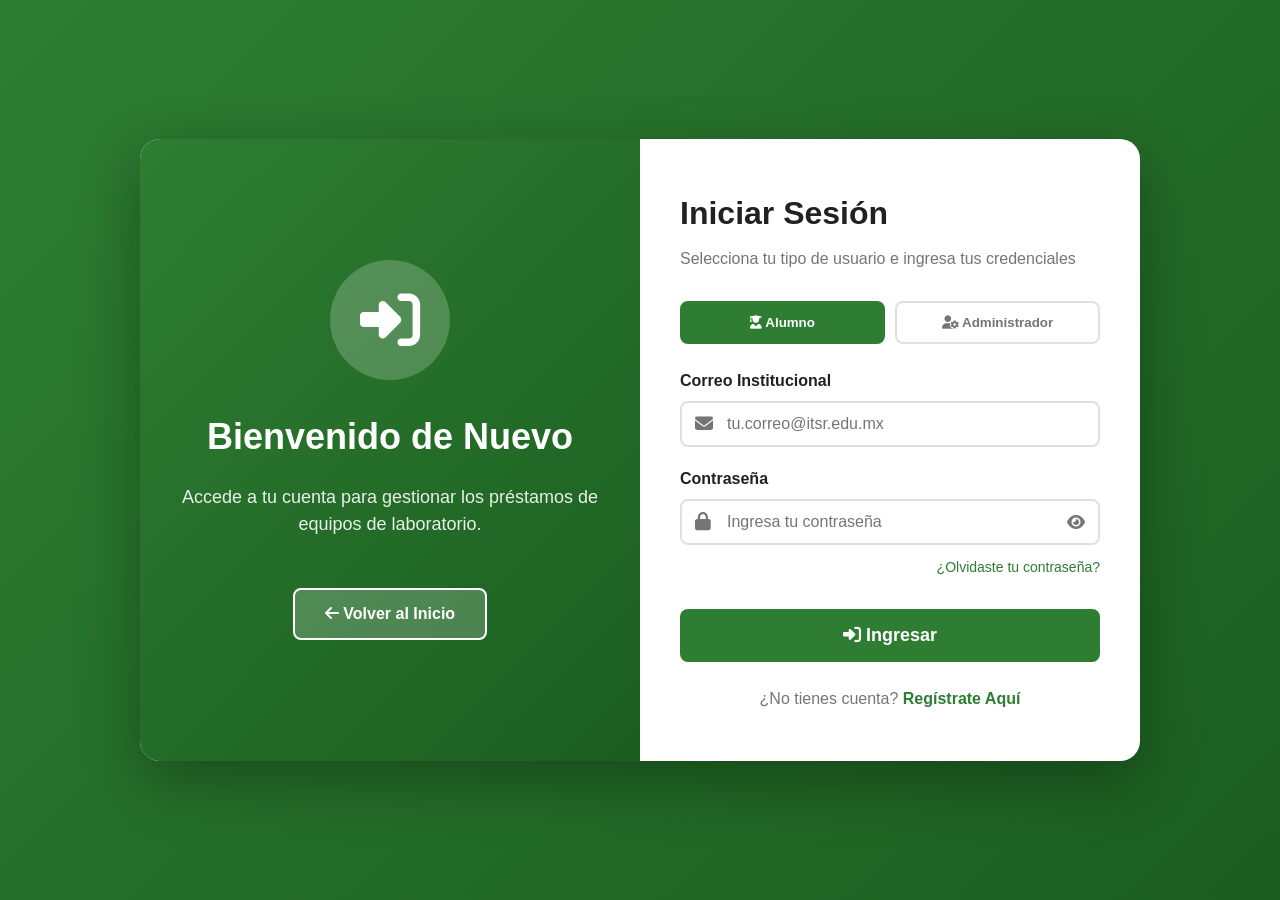
<file: catalogo.html>
<!DOCTYPE html>
<html lang="es">
<head>
    <meta charset="UTF-8">
    <meta name="viewport" content="width=device-width, initial-scale=1.0">
    <title>Catálogo de Equipos - LabTrack</title>
    <link rel="stylesheet" href="css/styles.css">
    <link rel="stylesheet" href="https://cdnjs.cloudflare.com/ajax/libs/font-awesome/6.4.0/css/all.min.css">
</head>
<body>
    <!-- Dashboard Layout -->
    <div class="dashboard-layout">
        <!-- Sidebar -->
        <aside class="sidebar">
            <div class="sidebar-header">
                <div class="sidebar-logo">
                    <div class="sidebar-logo-icon">
                        <i class="fas fa-flask"></i>
                    </div>
                    <span>LabTrack</span>
                </div>
            </div>
            
            <div class="sidebar-user">
                <div class="user-avatar">
                    <i class="fas fa-user-graduate"></i>
                </div>
                <div class="user-info">
                    <h4>Juan Angel H.</h4>
                    <p>22224029</p>
                </div>
            </div>

            <nav id="sidebarMenu" class="sidebar-menu">
                <a href="catalogo.html" class="menu-item active">
                    <i class="fas fa-store menu-item-icon"></i>
                    <span class="menu-item-text">Catálogo</span>
                </a>
                <a href="mis-prestamos.html" class="menu-item">
                    <i class="fas fa-hand-holding menu-item-icon"></i>
                    <span class="menu-item-text">Mis Préstamos</span>
                </a>
                <a href="configuracion-estudiante.html" class="menu-item">
                    <i class="fas fa-cog menu-item-icon"></i>
                    <span class="menu-item-text">Mi Perfil</span>
                </a>
                <a href="login.html" class="menu-item" style="margin-top: 50px; color: rgba(255, 255, 0, 1);">
                    <i class="fas fa-sign-out-alt menu-item-icon"></i>
                    <span class="menu-item-text">Cerrar Sesión</span>
                </a>
            </nav>
        </aside>

        <!-- Main Content -->
        <main class="main-content">
            <!-- Page Header -->
            <div class="page-header">
                <div>
                    <h1 class="page-title">Catálogo de Equipos</h1>
                    <p class="page-subtitle">Consulta la disponibilidad y solicita préstamos</p>
                </div>
            </div>

            <!-- Catalog Layout -->
            <div class="catalog-layout">
                <!-- Sidebar Filters -->
                <aside class="catalog-sidebar">
                    <h3><i class="fas fa-filter"></i> Filtros</h3>
                    
                    <div class="filter-group">
                        <h4>Buscar</h4>
                        <input type="text" class="form-input" id="catalogSearch" placeholder="Nombre del equipo...">
                    </div>

                    <div class="filter-group">
                        <h4>Área</h4>
                        <div class="filter-options">
                            <div class="filter-option">
                                <input type="checkbox" id="filter-redes" value="Redes">
                                <label for="filter-redes">Redes</label>
                            </div>
                            <div class="filter-option">
                                <input type="checkbox" id="filter-electronica" value="Electrónica">
                                <label for="filter-electronica">Electrónica</label>
                            </div>
                            <div class="filter-option">
                                <input type="checkbox" id="filter-computo" value="Cómputo">
                                <label for="filter-computo">Cómputo</label>
                            </div>
                        </div>
                    </div>

                    <div class="filter-group">
                        <h4>Estado</h4>
                        <div class="filter-options status-filter">
                            <div class="filter-option">
                                <input type="checkbox" id="filter-available" value="available">
                                <label for="filter-available">Disponible</label>
                            </div>
                            <div class="filter-option">
                                <input type="checkbox" id="filter-low" value="low">
                                <label for="filter-low">Stock Bajo</label>
                            </div>
                            <div class="filter-option">
                                <input type="checkbox" id="filter-out" value="out">
                                <label for="filter-out">Agotado</label>
                            </div>
                        </div>
                    </div>
                </aside>

                <!-- Products Grid -->
                <div class="catalog-products">
                </div>
            </div>
        </main>
    </div>

    <script src="js/app.js"></script>
</body>
</html>
</file>
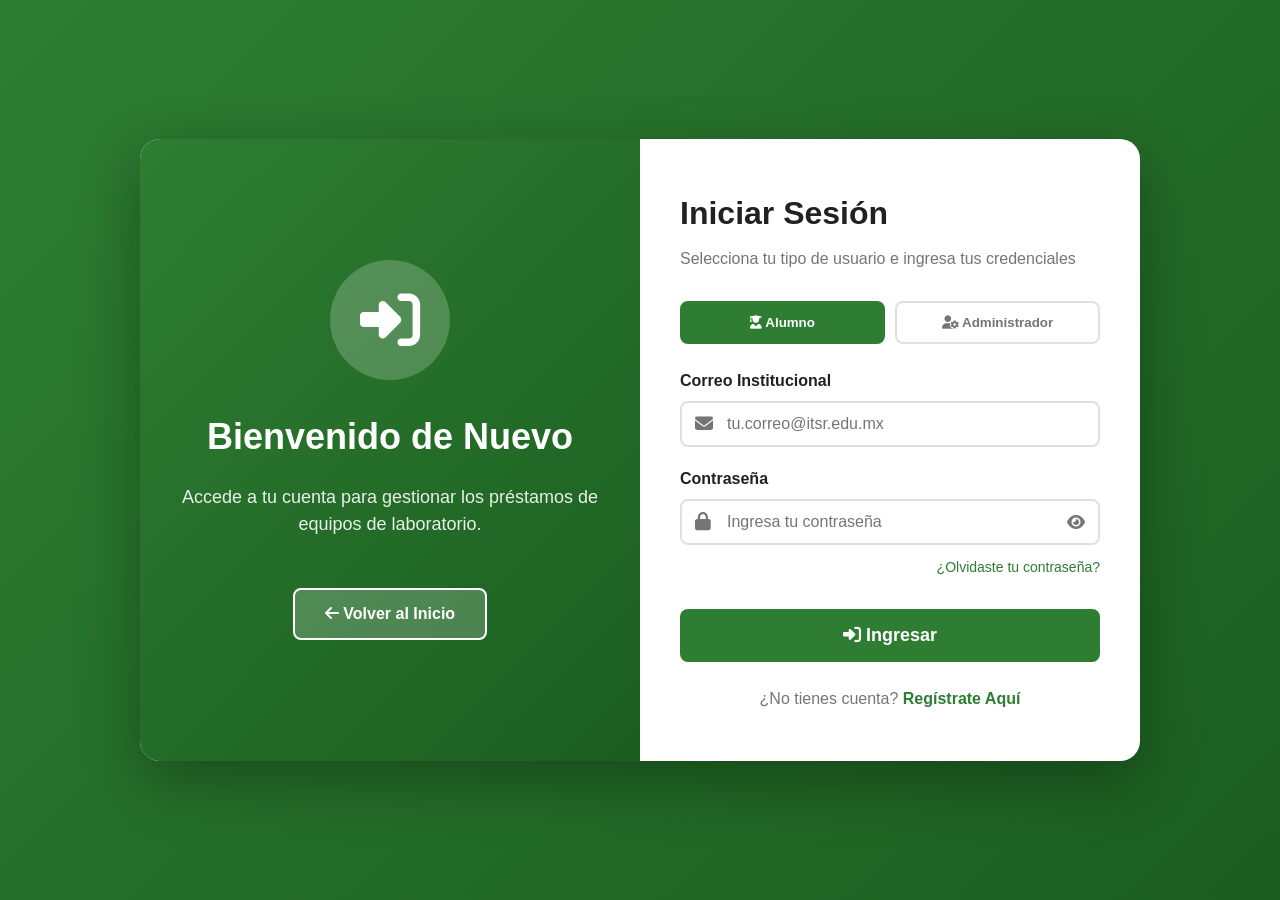
<file: configuracion-admin.html>
<!DOCTYPE html>
<html lang="es">
<head>
    <meta charset="UTF-8">
    <meta name="viewport" content="width=device-width, initial-scale=1.0">
    <title>Configuración - LabTrack</title>
    <link rel="stylesheet" href="css/styles.css">
    <link rel="stylesheet" href="https://cdnjs.cloudflare.com/ajax/libs/font-awesome/6.4.0/css/all.min.css">
</head>
<body>
    <!-- Dashboard Layout -->
    <div class="dashboard-layout">
        <!-- Sidebar -->
        <aside class="sidebar">
            <div class="sidebar-header">
                <div class="sidebar-logo">
                    <div class="sidebar-logo-icon">
                        <i class="fas fa-flask"></i>
                    </div>
                    <span>LabTrack</span>
                </div>
            </div>
            
            <div class="sidebar-user">
                <div class="user-avatar">
                    <i class="fas fa-user"></i>
                </div>
                <div class="user-info">
                    <h4>Administrador</h4>
                    <p>admin@itsr.edu.mx</p>
                </div>
            </div>

            <nav id="sidebarMenu" class="sidebar-menu">
                <a href="dashboard.html" class="menu-item">
                    <i class="fas fa-tachometer-alt menu-item-icon"></i>
                    <span class="menu-item-text">Dashboard</span>
                </a>
                <a href="inventario.html" class="menu-item">
                    <i class="fas fa-boxes menu-item-icon"></i>
                    <span class="menu-item-text">Inventario</span>
                </a>
                <a href="prestamos.html" class="menu-item">
                    <i class="fas fa-hand-holding menu-item-icon"></i>
                    <span class="menu-item-text">Préstamos</span>
                </a>
                <a href="mantenimiento.html" class="menu-item">
                    <i class="fas fa-tools menu-item-icon"></i>
                    <span class="menu-item-text">Mantenimiento</span>
                </a>
                <a href="catalogo.html" class="menu-item">
                    <i class="fas fa-store menu-item-icon"></i>
                    <span class="menu-item-text">Ver Catálogo</span>
                </a>
                <a href="configuracion-admin.html" class="menu-item active">
                    <i class="fas fa-cog menu-item-icon"></i>
                    <span class="menu-item-text">Configuración</span>
                </a>
                <a href="#" class="menu-item" onclick="logout(); return false;" style="margin-top: 50px; color: var(--danger);">
                    <i class="fas fa-sign-out-alt menu-item-icon"></i>
                    <span class="menu-item-text">Cerrar Sesión</span>
                </a>
            </nav>
        </aside>

        <!-- Main Content -->
        <main class="main-content">
            <!-- Page Header -->
            <div class="page-header">
                <div>
                    <h1 class="page-title">Configuración</h1>
                    <p class="page-subtitle">Administra tu perfil y preferencias del sistema</p>
                </div>
            </div>

            <!-- Settings Layout -->
            <div class="settings-layout">
                <!-- Settings Navigation -->
                <aside class="settings-nav">
                    <div class="settings-nav-item active" data-section="perfil">
                        <i class="fas fa-user"></i>
                        <span>Mi Perfil</span>
                    </div>
                    <div class="settings-nav-item" data-section="notificaciones">
                        <i class="fas fa-bell"></i>
                        <span>Notificaciones</span>
                    </div>
                    <div class="settings-nav-item" data-section="seguridad">
                        <i class="fas fa-shield-alt"></i>
                        <span>Seguridad</span>
                    </div>
                    <div class="settings-nav-item" data-section="sistema">
                        <i class="fas fa-cogs"></i>
                        <span>Sistema</span>
                    </div>
                </aside>

                <!-- Settings Content -->
                <div class="settings-content">
                    <!-- Perfil Section -->
                    <div class="settings-section" id="perfilSection">
                        <h3><i class="fas fa-user"></i> Información del Perfil</h3>
                        <form class="settings-form" id="profileForm">
                            <div class="form-group">
                                <label class="form-label">Nombre Completo</label>
                                <input type="text" class="form-input" id="profileNombre" value="" required>
                            </div>
                            <div class="form-group">
                                <label class="form-label">Correo Electrónico</label>
                                <input type="email" class="form-input" id="profileCorreo" value="" required>
                            </div>
                            <div class="form-group">
                                <label class="form-label">Teléfono</label>
                                <input type="tel" class="form-input" id="profileTelefono" value="(487) 123-4567">
                            </div>
                            <div class="form-group">
                                <label class="form-label">Cargo</label>
                                <input type="text" class="form-input" id="profileCargo" value="Administrador de Laboratorio" disabled>
                            </div>
                            <div class="form-group" style="grid-column: 1 / -1;">
                                <button type="submit" class="btn btn-primary">
                                    <i class="fas fa-save"></i> Guardar Cambios
                                </button>
                            </div>
                        </form>
                    </div>

                    <!-- Notificaciones Section -->
                    <div class="settings-section" id="notificacionesSection" style="display: none;">
                        <h3><i class="fas fa-bell"></i> Preferencias de Notificaciones</h3>
                        
                        <div class="toggle-group">
                            <div class="toggle-label">
                                <span>Notificaciones de Préstamos</span>
                                <span>Recibe alertas cuando se solicite un nuevo préstamo</span>
                            </div>
                            <label class="toggle-switch">
                                <input type="checkbox" checked>
                                <span class="toggle-slider"></span>
                            </label>
                        </div>

                        <div class="toggle-group">
                            <div class="toggle-label">
                                <span>Notificaciones de Devoluciones</span>
                                <span>Recibe alertas cuando un equipo esté próximo a vencer</span>
                            </div>
                            <label class="toggle-switch">
                                <input type="checkbox" checked>
                                <span class="toggle-slider"></span>
                            </label>
                        </div>

                        <div class="toggle-group">
                            <div class="toggle-label">
                                <span>Notificaciones de Mantenimiento</span>
                                <span>Recibe alertas sobre reportes de fallas</span>
                            </div>
                            <label class="toggle-switch">
                                <input type="checkbox" checked>
                                <span class="toggle-slider"></span>
                            </label>
                        </div>

                        <div class="toggle-group">
                            <div class="toggle-label">
                                <span>Notificaciones de Retrasos</span>
                                <span>Recibe alertas cuando un préstamo esté retrasado</span>
                            </div>
                            <label class="toggle-switch">
                                <input type="checkbox" checked>
                                <span class="toggle-slider"></span>
                            </label>
                        </div>

                        <div class="toggle-group">
                            <div class="toggle-label">
                                <span>Correo Electrónico</span>
                                <span>Recibe notificaciones por correo electrónico</span>
                            </div>
                            <label class="toggle-switch">
                                <input type="checkbox" checked>
                                <span class="toggle-slider"></span>
                            </label>
                        </div>
                    </div>

                    <!-- Seguridad Section -->
                    <div class="settings-section" id="seguridadSection" style="display: none;">
                        <h3><i class="fas fa-shield-alt"></i> Seguridad de la Cuenta</h3>
                        
                        <form class="settings-form">
                            <div class="form-group">
                                <label class="form-label">Contraseña Actual</label>
                                <input type="password" class="form-input" placeholder="Ingresa tu contraseña actual">
                            </div>
                            <div class="form-group">
                                <label class="form-label">Nueva Contraseña</label>
                                <input type="password" class="form-input" placeholder="Ingresa la nueva contraseña">
                            </div>
                            <div class="form-group">
                                <label class="form-label">Confirmar Contraseña</label>
                                <input type="password" class="form-input" placeholder="Confirma la nueva contraseña">
                            </div>
                            <div class="form-group" style="grid-column: 1 / -1;">
                                <button type="submit" class="btn btn-primary">
                                    <i class="fas fa-lock"></i> Cambiar Contraseña
                                </button>
                            </div>
                        </form>
                    </div>

                    <!-- Sistema Section -->
                    <div class="settings-section" id="sistemaSection" style="display: none;">
                        <h3><i class="fas fa-cogs"></i> Configuración del Sistema</h3>
                        
                        <div class="toggle-group">
                            <div class="toggle-label">
                                <span>Modo Mantenimiento</span>
                                <span>Desactiva el sistema temporalmente</span>
                            </div>
                            <label class="toggle-switch">
                                <input type="checkbox">
                                <span class="toggle-slider"></span>
                            </label>
                        </div>

                        <div class="toggle-group">
                            <div class="toggle-label">
                                <span>Registro de Actividad</span>
                                <span>Guarda un registro de todas las acciones</span>
                            </div>
                            <label class="toggle-switch">
                                <input type="checkbox" checked>
                                <span class="toggle-slider"></span>
                            </label>
                        </div>

                        <div class="toggle-group">
                            <div class="toggle-label">
                                <span>Respaldo Automático</span>
                                <span>Realiza respaldos automáticos diarios</span>
                            </div>
                            <label class="toggle-switch">
                                <input type="checkbox" checked>
                                <span class="toggle-slider"></span>
                            </label>
                        </div>
                    </div>
                </div>
            </div>
        </main>
    </div>

    <script src="js/app.js"></script>
</body>
</html>
</file>
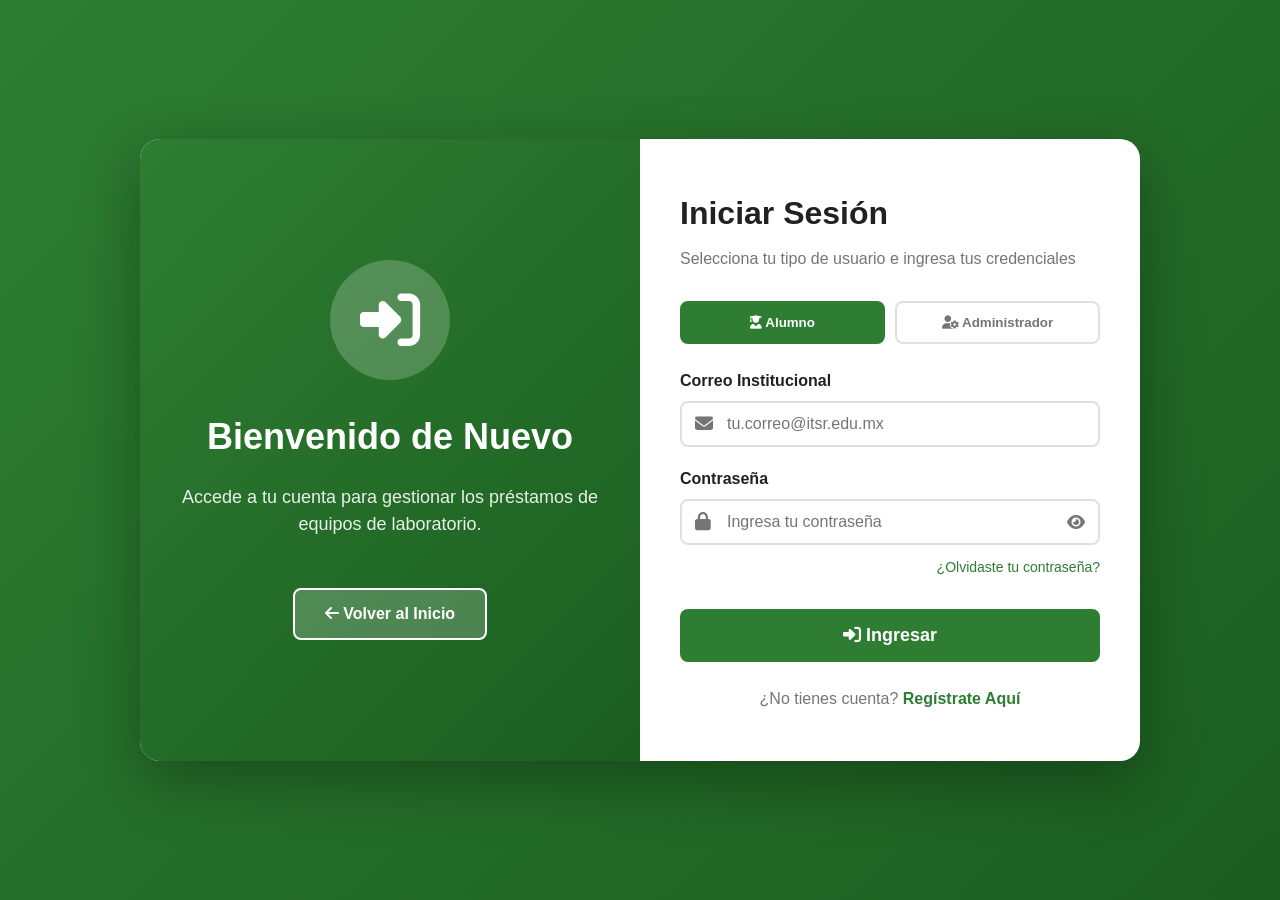
<file: configuracion-estudiante.html>
<!DOCTYPE html>
<html lang="es">
<head>
    <meta charset="UTF-8">
    <meta name="viewport" content="width=device-width, initial-scale=1.0">
    <title>Mi Perfil - LabTrack</title>
    <link rel="stylesheet" href="css/styles.css">
    <link rel="stylesheet" href="https://cdnjs.cloudflare.com/ajax/libs/font-awesome/6.4.0/css/all.min.css">
</head>
<body>
    <!-- Dashboard Layout -->
    <div class="dashboard-layout">
        <!-- Sidebar -->
        <aside class="sidebar">
            <div class="sidebar-header">
                <div class="sidebar-logo">
                    <div class="sidebar-logo-icon">
                        <i class="fas fa-flask"></i>
                    </div>
                    <span>LabTrack</span>
                </div>
            </div>
            
            <div class="sidebar-user">
                <div class="user-avatar">
                    <i class="fas fa-user-graduate"></i>
                </div>
                <div class="user-info">
                    <h4>Estudiante</h4>
                    <p>00000000</p>
                </div>
            </div>

            <nav id="sidebarMenu" class="sidebar-menu">
                <a href="catalogo.html" class="menu-item">
                    <i class="fas fa-store menu-item-icon"></i>
                    <span class="menu-item-text">Catálogo</span>
                </a>
                <a href="mis-prestamos.html" class="menu-item">
                    <i class="fas fa-hand-holding menu-item-icon"></i>
                    <span class="menu-item-text">Mis Préstamos</span>
                </a>
                <a href="configuracion-estudiante.html" class="menu-item active">
                    <i class="fas fa-cog menu-item-icon"></i>
                    <span class="menu-item-text">Mi Perfil</span>
                </a>
                <a href="#" class="menu-item" onclick="logout(); return false;" style="margin-top: 50px; color: var(--danger);">
                    <i class="fas fa-sign-out-alt menu-item-icon"></i>
                    <span class="menu-item-text">Cerrar Sesión</span>
                </a>
            </nav>
        </aside>

        <!-- Main Content -->
        <main class="main-content">
            <!-- Page Header -->
            <div class="page-header">
                <div>
                    <h1 class="page-title">Mi Perfil</h1>
                    <p class="page-subtitle">Administra tu información personal</p>
                </div>
            </div>

            <!-- Settings Layout -->
            <div class="settings-layout">
                <!-- Settings Navigation -->
                <aside class="settings-nav">
                    <div class="settings-nav-item active" data-section="perfil">
                        <i class="fas fa-user"></i>
                        <span>Mi Perfil</span>
                    </div>
                    <div class="settings-nav-item" data-section="notificaciones">
                        <i class="fas fa-bell"></i>
                        <span>Notificaciones</span>
                    </div>
                    <div class="settings-nav-item" data-section="seguridad">
                        <i class="fas fa-shield-alt"></i>
                        <span>Seguridad</span>
                    </div>
                </aside>

                <!-- Settings Content -->
                <div class="settings-content">
                    <!-- Perfil Section -->
                    <div class="settings-section" id="perfilSection">
                        <h3><i class="fas fa-user"></i> Información del Perfil</h3>
                        <form class="settings-form" id="profileForm">
                            <div class="form-group">
                                <label class="form-label">Nombre Completo</label>
                                <input type="text" class="form-input" id="profileNombre" value="" required>
                            </div>
                            <div class="form-group">
                                <label class="form-label">Matrícula</label>
                                <input type="text" class="form-input" id="profileMatricula" value="" disabled>
                            </div>
                            <div class="form-group">
                                <label class="form-label">Correo Electrónico</label>
                                <input type="email" class="form-input" id="profileCorreo" value="" required>
                            </div>
                            <div class="form-group">
                                <label class="form-label">Teléfono</label>
                                <input type="tel" class="form-input" id="profileTelefono" value="">
                            </div>
                            <div class="form-group" style="grid-column: 1 / -1;">
                                <button type="submit" class="btn btn-primary">
                                    <i class="fas fa-save"></i> Guardar Cambios
                                </button>
                            </div>
                        </form>
                    </div>

                    <!-- Notificaciones Section -->
                    <div class="settings-section" id="notificacionesSection" style="display: none;">
                        <h3><i class="fas fa-bell"></i> Preferencias de Notificaciones</h3>
                        
                        <div class="toggle-group">
                            <div class="toggle-label">
                                <span>Recordatorios de Préstamos</span>
                                <span>Recibe alertas sobre tus préstamos activos</span>
                            </div>
                            <label class="toggle-switch">
                                <input type="checkbox" checked>
                                <span class="toggle-slider"></span>
                            </label>
                        </div>

                        <div class="toggle-group">
                            <div class="toggle-label">
                                <span>Notificaciones de Devolución</span>
                                <span>Recibe alertas cuando se aproxime la fecha de devolución</span>
                            </div>
                            <label class="toggle-switch">
                                <input type="checkbox" checked>
                                <span class="toggle-slider"></span>
                            </label>
                        </div>

                        <div class="toggle-group">
                            <div class="toggle-label">
                                <span>Correo Electrónico</span>
                                <span>Recibe notificaciones por correo electrónico</span>
                            </div>
                            <label class="toggle-switch">
                                <input type="checkbox" checked>
                                <span class="toggle-slider"></span>
                            </label>
                        </div>
                    </div>

                    <!-- Seguridad Section -->
                    <div class="settings-section" id="seguridadSection" style="display: none;">
                        <h3><i class="fas fa-shield-alt"></i> Seguridad de la Cuenta</h3>
                        
                        <form class="settings-form">
                            <div class="form-group">
                                <label class="form-label">Contraseña Actual</label>
                                <input type="password" class="form-input" placeholder="Ingresa tu contraseña actual">
                            </div>
                            <div class="form-group">
                                <label class="form-label">Nueva Contraseña</label>
                                <input type="password" class="form-input" placeholder="Ingresa la nueva contraseña">
                            </div>
                            <div class="form-group">
                                <label class="form-label">Confirmar Contraseña</label>
                                <input type="password" class="form-input" placeholder="Confirma la nueva contraseña">
                            </div>
                            <div class="form-group" style="grid-column: 1 / -1;">
                                <button type="button" class="btn btn-primary" onclick="showAlert('success', 'Contraseña actualizada correctamente')">
                                    <i class="fas fa-lock"></i> Cambiar Contraseña
                                </button>
                            </div>
                        </form>
                    </div>
                </div>
            </div>

            <!-- Logout Button -->
            <div style="margin-top: 30px; text-align: center;">
                <button class="btn btn-danger btn-lg" id="logoutBtn">
                    <i class="fas fa-sign-out-alt"></i> Cerrar Sesión
                </button>
            </div>
        </main>
    </div>

    <script src="js/app.js"></script>
</body>
</html>
</file>
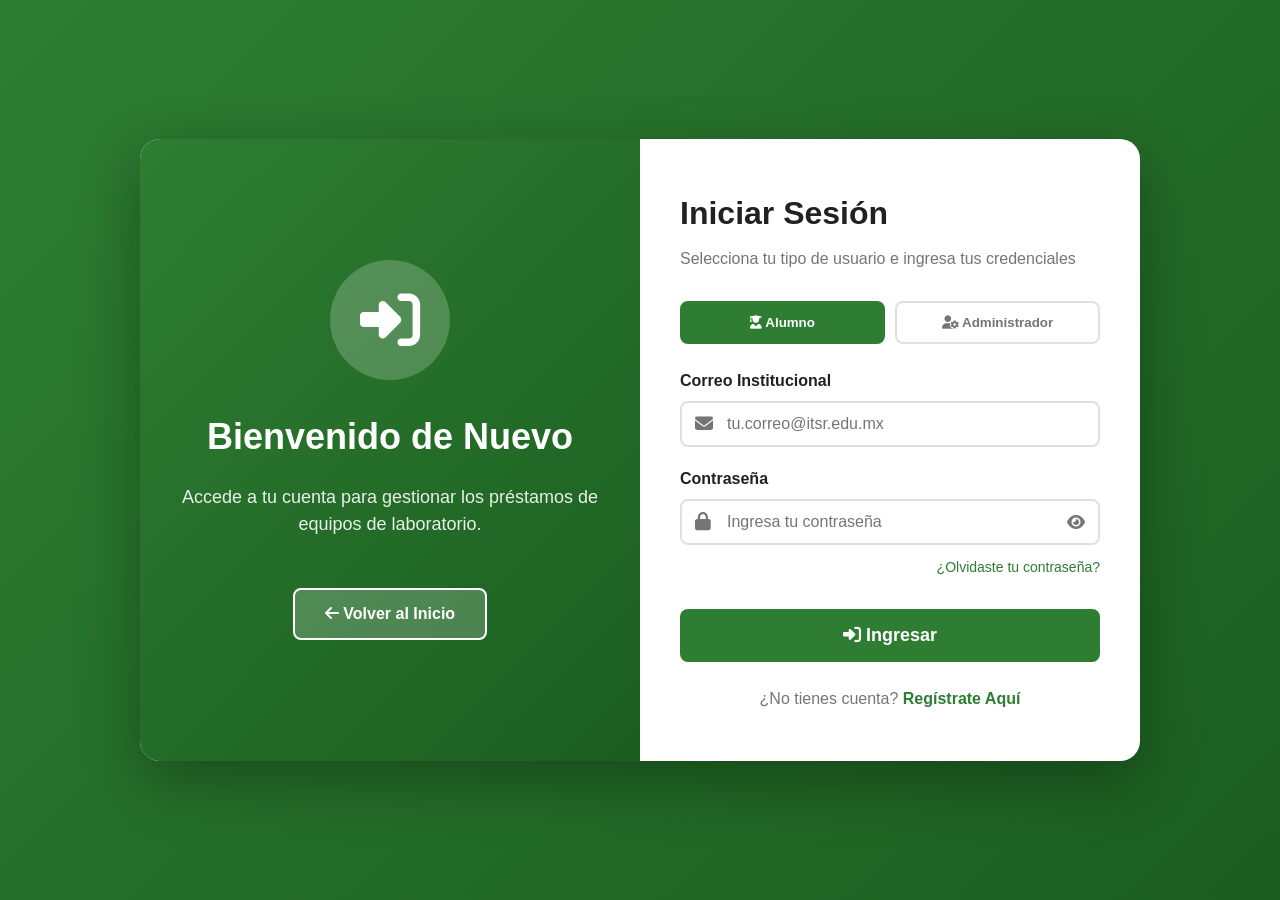
<file: configuracion.html>
<!DOCTYPE html>
<html lang="es">
<head>
    <meta charset="UTF-8">
    <meta name="viewport" content="width=device-width, initial-scale=1.0">
    <title>Configuración - LabTrack</title>
    <link rel="stylesheet" href="css/styles.css">
    <link rel="stylesheet" href="https://cdnjs.cloudflare.com/ajax/libs/font-awesome/6.4.0/css/all.min.css">
</head>
<body>
    <!-- Dashboard Layout -->
    <div class="dashboard-layout">
        <!-- Sidebar -->
        <aside class="sidebar">
            <div class="sidebar-header">
                <div class="sidebar-logo">
                    <div class="sidebar-logo-icon">
                        <i class="fas fa-flask"></i>
                    </div>
                    <span>LabTrack</span>
                </div>
            </div>
            
            <div class="sidebar-user">
                <div class="user-avatar">
                    <i class="fas fa-user"></i>
                </div>
                <div class="user-info">
                    <h4>Administrador</h4>
                    <p>admin@itsr.edu.mx</p>
                </div>
            </div>

                <nav id="sidebarMenu" class="sidebar-menu">
                <a href="configuracion-admin.html" class="menu-item active">
                    <i class="fas fa-cog menu-item-icon"></i>
                    <span class="menu-item-text">Configuración</span>
                </a>
                <a href="#" class="menu-item" onclick="logout(); return false;" style="margin-top: 50px; color: var(--danger);">
                    <i class="fas fa-sign-out-alt menu-item-icon"></i>
                    <span class="menu-item-text">Cerrar Sesión</span>
                </a>
            </nav>
        </aside>

        <!-- Main Content -->
        <main class="main-content">
            <!-- Page Header -->
            <div class="page-header">
                <div>
                    <h1 class="page-title">Configuración</h1>
                    <p class="page-subtitle">Administra tu perfil y preferencias del sistema</p>
                </div>
            </div>

            <!-- Settings Layout -->
            <div class="settings-layout">
                <!-- Settings Navigation -->
                <aside class="settings-nav">
                    <div class="settings-nav-item active" data-section="perfil">
                        <i class="fas fa-user"></i>
                        <span>Mi Perfil</span>
                    </div>
                    <div class="settings-nav-item" data-section="notificaciones">
                        <i class="fas fa-bell"></i>
                        <span>Notificaciones</span>
                    </div>
                    <div class="settings-nav-item" data-section="seguridad">
                        <i class="fas fa-shield-alt"></i>
                        <span>Seguridad</span>
                    </div>
                    <div class="settings-nav-item" data-section="sistema">
                        <i class="fas fa-cogs"></i>
                        <span>Sistema</span>
                    </div>
                </aside>

                <!-- Settings Content -->
                <div class="settings-content">
                    <!-- Perfil Section -->
                    <div class="settings-section" id="perfilSection">
                        <h3><i class="fas fa-user"></i> Información del Perfil</h3>
                        <form class="settings-form" id="profileForm">
                            <div class="form-group">
                                <label class="form-label">Nombre Completo</label>
                                <input type="text" class="form-input" value="" required>
                            </div>
                            <div class="form-group">
                                <label class="form-label">Correo Electrónico</label>
                                <input type="email" class="form-input" value="" required>
                            </div>
                            <div class="form-group">
                                <label class="form-label">Teléfono</label>
                                <input type="tel" class="form-input" value="(487) 123-4567">
                            </div>
                            <div class="form-group">
                                <label class="form-label">Cargo</label>
                                <input type="text" class="form-input" value="Administrador de Laboratorio" disabled>
                            </div>
                            <div class="form-group" style="grid-column: 1 / -1;">
                                <button type="submit" class="btn btn-primary">
                                    <i class="fas fa-save"></i> Guardar Cambios
                                </button>
                            </div>
                        </form>
                    </div>

                    <!-- Notificaciones Section -->
                    <div class="settings-section" id="notificacionesSection" style="display: none;">
                        <h3><i class="fas fa-bell"></i> Preferencias de Notificaciones</h3>
                        
                        <div class="toggle-group">
                            <div class="toggle-label">
                                <span>Notificaciones de Préstamos</span>
                                <span>Recibe alertas cuando se solicite un nuevo préstamo</span>
                            </div>
                            <label class="toggle-switch">
                                <input type="checkbox" checked>
                                <span class="toggle-slider"></span>
                            </label>
                        </div>

                        <div class="toggle-group">
                            <div class="toggle-label">
                                <span>Notificaciones de Devoluciones</span>
                                <span>Recibe alertas cuando un equipo esté próximo a vencer</span>
                            </div>
                            <label class="toggle-switch">
                                <input type="checkbox" checked>
                                <span class="toggle-slider"></span>
                            </label>
                        </div>

                        <div class="toggle-group">
                            <div class="toggle-label">
                                <span>Notificaciones de Mantenimiento</span>
                                <span>Recibe alertas sobre reportes de fallas</span>
                            </div>
                            <label class="toggle-switch">
                                <input type="checkbox" checked>
                                <span class="toggle-slider"></span>
                            </label>
                        </div>

                        <div class="toggle-group">
                            <div class="toggle-label">
                                <span>Notificaciones de Retrasos</span>
                                <span>Recibe alertas cuando un préstamo esté retrasado</span>
                            </div>
                            <label class="toggle-switch">
                                <input type="checkbox" checked>
                                <span class="toggle-slider"></span>
                            </label>
                        </div>

                        <div class="toggle-group">
                            <div class="toggle-label">
                                <span>Correo Electrónico</span>
                                <span>Recibe notificaciones por correo electrónico</span>
                            </div>
                            <label class="toggle-switch">
                                <input type="checkbox" checked>
                                <span class="toggle-slider"></span>
                            </label>
                        </div>
                    </div>

                    <!-- Seguridad Section -->
                    <div class="settings-section" id="seguridadSection" style="display: none;">
                        <h3><i class="fas fa-shield-alt"></i> Seguridad de la Cuenta</h3>
                        
                        <form class="settings-form">
                            <div class="form-group">
                                <label class="form-label">Contraseña Actual</label>
                                <input type="password" class="form-input" placeholder="Ingresa tu contraseña actual">
                            </div>
                            <div class="form-group">
                                <label class="form-label">Nueva Contraseña</label>
                                <input type="password" class="form-input" placeholder="Ingresa la nueva contraseña">
                            </div>
                            <div class="form-group">
                                <label class="form-label">Confirmar Contraseña</label>
                                <input type="password" class="form-input" placeholder="Confirma la nueva contraseña">
                            </div>
                            <div class="form-group">
                                <button type="button" class="btn btn-primary">
                                    <i class="fas fa-lock"></i> Cambiar Contraseña
                                </button>
                            </div>
                        </form>

                        <div class="danger-zone">
                            <h4><i class="fas fa-exclamation-triangle"></i> Zona de Peligro</h4>
                            <p>Una vez que elimines tu cuenta, no hay vuelta atrás. Por favor ten cuidado.</p>
                            <button class="btn btn-danger">
                                <i class="fas fa-trash"></i> Eliminar Mi Cuenta
                            </button>
                        </div>
                    </div>

                    <!-- Sistema Section -->
                    <div class="settings-section" id="sistemaSection" style="display: none;">
                        <h3><i class="fas fa-cogs"></i> Configuración del Sistema</h3>
                        
                        <div class="toggle-group">
                            <div class="toggle-label">
                                <span>Modo Oscuro</span>
                                <span>Cambia la apariencia del sistema a modo oscuro</span>
                            </div>
                            <label class="toggle-switch">
                                <input type="checkbox">
                                <span class="toggle-slider"></span>
                            </label>
                        </div>

                        <div class="toggle-group">
                            <div class="toggle-label">
                                <span>Préstamos Automáticos</span>
                                <span>Aprobar automáticamente préstamos que cumplan los criterios</span>
                            </div>
                            <label class="toggle-switch">
                                <input type="checkbox">
                                <span class="toggle-slider"></span>
                            </label>
                        </div>

                        <div class="toggle-group">
                            <div class="toggle-label">
                                <span>Recordatorios Automáticos</span>
                                <span>Enviar recordatorios automáticos de devolución</span>
                            </div>
                            <label class="toggle-switch">
                                <input type="checkbox" checked>
                                <span class="toggle-slider"></span>
                            </label>
                        </div>

                        <div class="toggle-group">
                            <div class="toggle-label">
                                <span>Exportar Datos</span>
                                <span>Permitir exportación de datos a Excel/CSV</span>
                            </div>
                            <label class="toggle-switch">
                                <input type="checkbox" checked>
                                <span class="toggle-slider"></span>
                            </label>
                        </div>
                    </div>
                </div>
            </div>

            <!-- Logout Button -->
            <div style="margin-top: 30px; text-align: center;">
                <button class="btn btn-danger btn-lg" id="logoutBtn">
                    <i class="fas fa-sign-out-alt"></i> Cerrar Sesión
                </button>
            </div>
        </main>
    </div>

    <script src="js/app.js"></script>
</body>
</html>
</file>
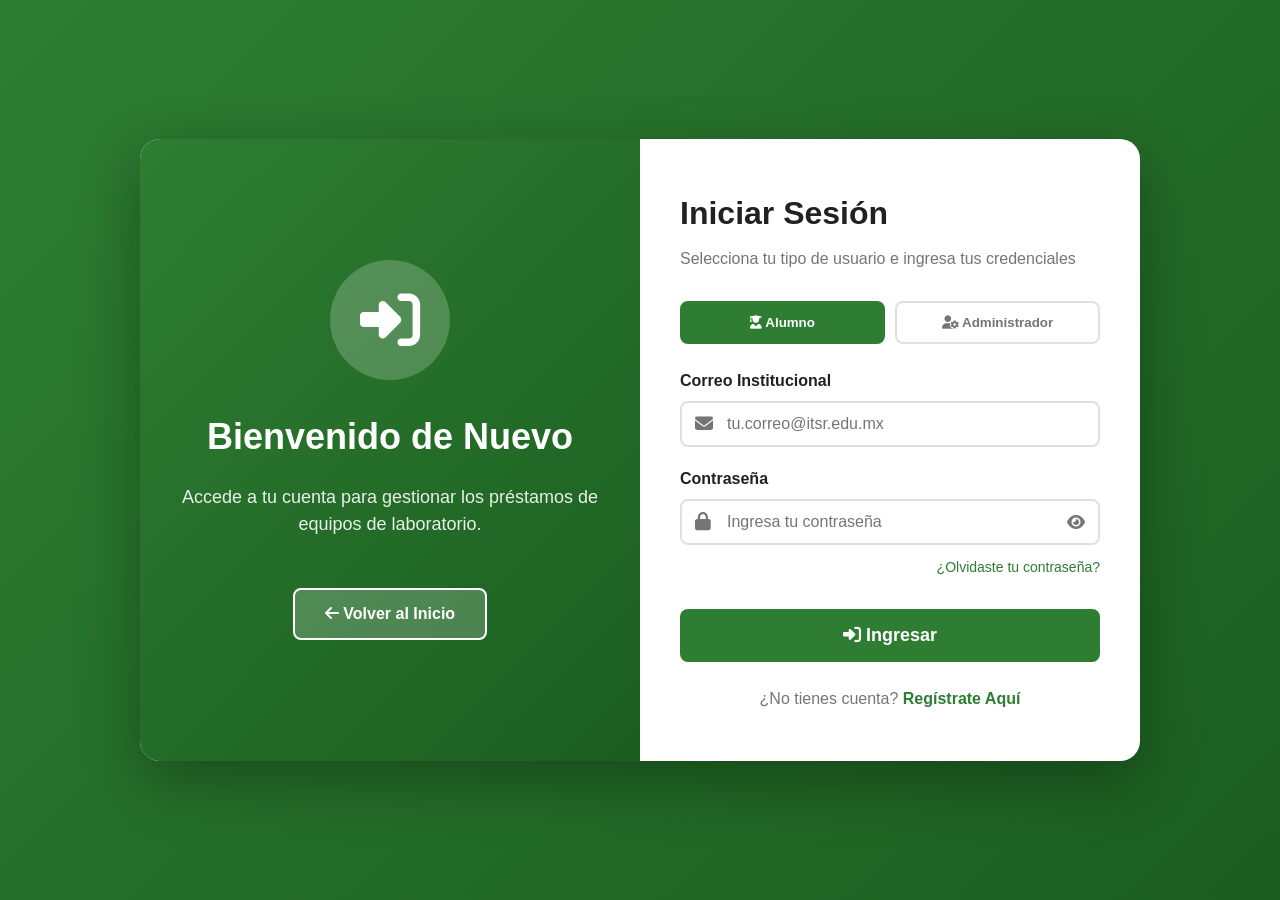
<file: dashboard.html>
<!DOCTYPE html>
<html lang="es">
<head>
    <meta charset="UTF-8">
    <meta name="viewport" content="width=device-width, initial-scale=1.0">
    <title>Dashboard - LabTrack</title>
    <link rel="stylesheet" href="css/styles.css">
    <link rel="stylesheet" href="https://cdnjs.cloudflare.com/ajax/libs/font-awesome/6.4.0/css/all.min.css">
</head>
<body>
    <!-- Dashboard Layout -->
    <div class="dashboard-layout">
        <!-- Sidebar -->
        <aside class="sidebar">
            <div class="sidebar-header">
                <div class="sidebar-logo">
                    <div class="sidebar-logo-icon">
                        <i class="fas fa-flask"></i>
                    </div>
                    <span>LabTrack</span>
                </div>
            </div>
            
            <div class="sidebar-user">
                <div class="user-avatar">
                    <i class="fas fa-user"></i>
                </div>
                <div class="user-info">
                    <h4>Administrador</h4>
                    <p>admin@itsr.edu.mx</p>
                </div>
            </div>

            <nav id="sidebarMenu" class="sidebar-menu">
                <a href="dashboard.html" class="menu-item active">
                    <i class="fas fa-tachometer-alt menu-item-icon"></i>
                    <span class="menu-item-text">Dashboard</span>
                </a>
                <a href="inventario.html" class="menu-item">
                    <i class="fas fa-boxes menu-item-icon"></i>
                    <span class="menu-item-text">Inventario</span>
                </a>
                <a href="prestamos.html" class="menu-item">
                    <i class="fas fa-hand-holding menu-item-icon"></i>
                    <span class="menu-item-text">Préstamos</span>
                </a>
                <a href="mantenimiento.html" class="menu-item">
                    <i class="fas fa-tools menu-item-icon"></i>
                    <span class="menu-item-text">Mantenimiento</span>
                </a>
                <a href="catalogo.html" class="menu-item">
                    <i class="fas fa-store menu-item-icon"></i>
                    <span class="menu-item-text">Ver Catálogo</span>
                </a>
                <a href="configuracion-admin.html" class="menu-item">
                    <i class="fas fa-cog menu-item-icon"></i>
                    <span class="menu-item-text">Configuración</span>
                </a>
                <a href="login.html" class="menu-item" style="margin-top: 50px; color: var(--danger);">
                    <i class="fas fa-sign-out-alt menu-item-icon"></i>
                    <span class="menu-item-text">Cerrar Sesión</span>
                </a>
            </nav>
        </aside>

        <!-- Main Content -->
        <main class="main-content">
            <!-- Page Header -->
            <div class="page-header">
                <div>
                    <h1 class="page-title">Dashboard</h1>
                    <p class="page-subtitle">Resumen operativo del laboratorio</p>
                </div>
                <div>
                    <span style="color: var(--text-light);">
                        <i class="fas fa-calendar"></i> 
                        <script>document.write(new Date().toLocaleDateString('es-MX', { weekday: 'long', year: 'numeric', month: 'long', day: 'numeric' }));</script>
                    </span>
                </div>
            </div>

            <!-- Stats Cards -->
            <div class="stats-cards">
                <div class="stat-card">
                    <div class="stat-icon green">
                        <i class="fas fa-hand-holding"></i>
                    </div>
                    <div class="stat-content">
                        <h3 id="prestamosActivos">4</h3>
                        <p>Préstamos Activos</p>
                        <span class="stat-trend up"><i class="fas fa-arrow-up"></i> +2 esta semana</span>
                    </div>
                </div>
                <div class="stat-card">
                    <div class="stat-icon blue">
                        <i class="fas fa-check-circle"></i>
                    </div>
                    <div class="stat-content">
                        <h3 id="devoluciones">2</h3>
                        <p>Devoluciones</p>
                        <span class="stat-trend up"><i class="fas fa-arrow-up"></i> +1 esta semana</span>
                    </div>
                </div>
                <div class="stat-card">
                    <div class="stat-icon orange">
                        <i class="fas fa-tools"></i>
                    </div>
                    <div class="stat-content">
                        <h3 id="mantenimiento">2</h3>
                        <p>En Mantenimiento</p>
                        <span class="stat-trend"><i class="fas fa-minus"></i> Sin cambios</span>
                    </div>
                </div>
                <div class="stat-card">
                    <div class="stat-icon red">
                        <i class="fas fa-exclamation-triangle"></i>
                    </div>
                    <div class="stat-content">
                        <h3 id="retrasos">1</h3>
                        <p>Préstamos Retrasados</p>
                        <span class="stat-trend down"><i class="fas fa-arrow-down"></i> -1 vs semana anterior</span>
                    </div>
                </div>
            </div>

            <!-- Quick Actions -->
            <div class="quick-actions">
                <button class="quick-action-btn primary" data-action="nuevo-prestamo">
                    <i class="fas fa-plus"></i>
                    <span>Nuevo Préstamo</span>
                </button>
                <button class="quick-action-btn" data-action="agregar-equipo">
                    <i class="fas fa-plus"></i>
                    <span>Agregar Equipo</span>
                </button>
                <button class="quick-action-btn orange" data-action="reporte-falla">
                    <i class="fas fa-exclamation"></i>
                    <span>Reportar Falla</span>
                </button>
                <button class="quick-action-btn export-btn">
                    <i class="fas fa-file-export"></i>
                    <span>Exportar Reporte</span>
                </button>
            </div>

            <!-- Recent Activity -->
            <div class="recent-activity">
                <div class="section-header">
                    <h3><i class="fas fa-history"></i> Actividad Reciente</h3>
                    <a href="prestamos.html" class="btn btn-sm btn-outline">Ver Todo</a>
                </div>
                <div class="table-container">
                    <table class="table">
                        <thead>
                            <tr>
                                <th>ID</th>
                                <th>Equipo</th>
                                <th>Usuario</th>
                                <th>Fecha</th>
                                <th>Estado</th>
                            </tr>
                        </thead>
                        <tbody>
                            <tr>
                                <td>#1</td>
                                <td>Router Cisco 2900</td>
                                <td>Juan Angel Hernandez Colunga</td>
                                <td>15/04/2026</td>
                                <td><span class="badge badge-success">Activo</span></td>
                            </tr>
                            <tr>
                                <td>#2</td>
                                <td>Arduino UNO</td>
                                <td>Miguel Ángel Nuñez Torres</td>
                                <td>10/04/2026</td>
                                <td><span class="badge badge-info">Completado</span></td>
                            </tr>
                            <tr>
                                <td>#3</td>
                                <td>Raspberry Pi 4</td>
                                <td>Juan Angel Hernandez Colunga</td>
                                <td>18/04/2026</td>
                                <td><span class="badge badge-danger">Retrasado</span></td>
                            </tr>
                            <tr>
                                <td>#4</td>
                                <td>Switch 24 Puertos</td>
                                <td>Estudiante Invitado</td>
                                <td>19/04/2026</td>
                                <td><span class="badge badge-success">Activo</span></td>
                            </tr>
                        </tbody>
                    </table>
                </div>
            </div>
        </main>
    </div>

    <script src="js/app.js"></script>
</body>
</html>
</file>
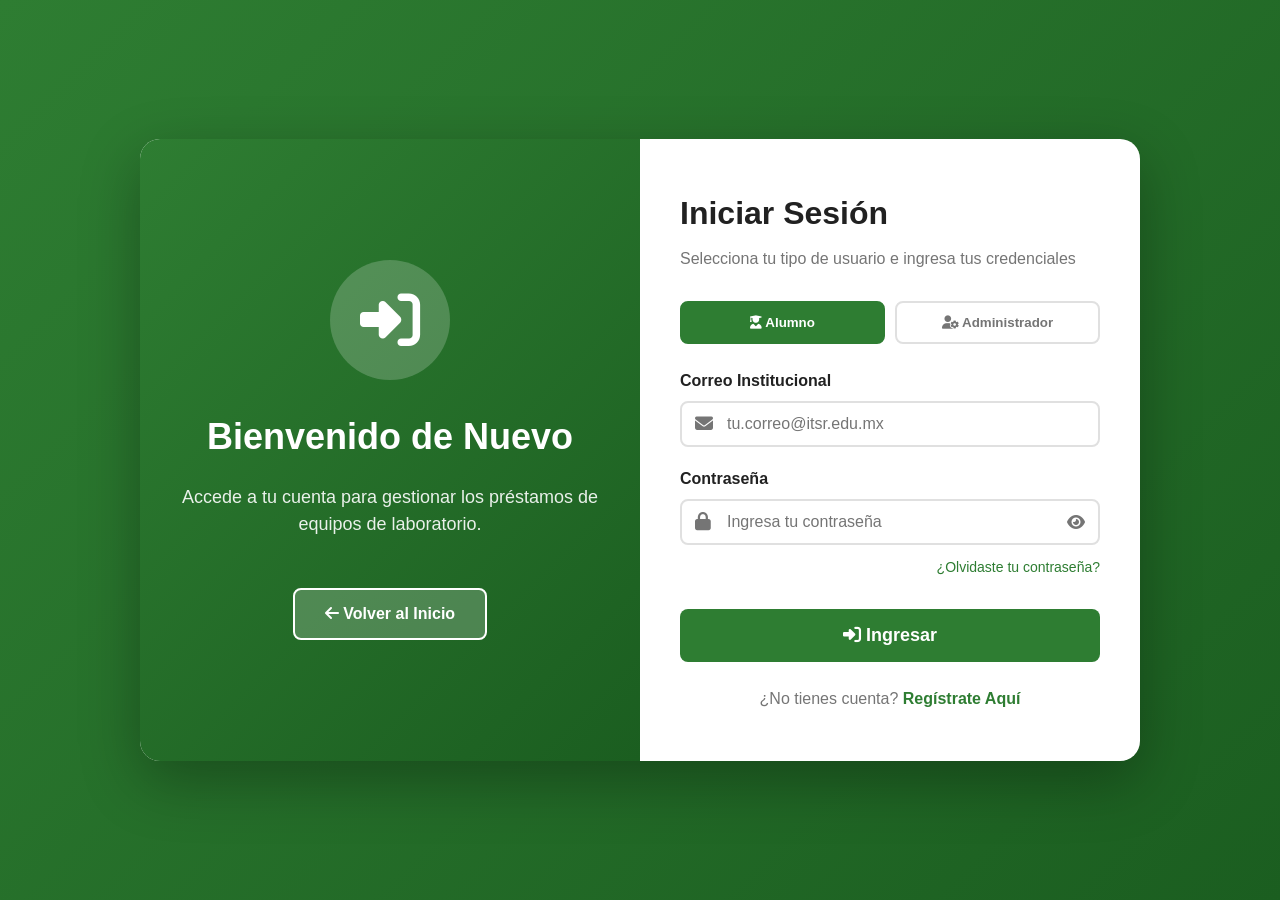
<file: inventario.html>
<!DOCTYPE html>
<html lang="es">
<head>
    <meta charset="UTF-8">
    <meta name="viewport" content="width=device-width, initial-scale=1.0">
    <title>Gestión de Inventario - LabTrack</title>
    <link rel="stylesheet" href="css/styles.css">
    <link rel="stylesheet" href="https://cdnjs.cloudflare.com/ajax/libs/font-awesome/6.4.0/css/all.min.css">
</head>
<body>
    <!-- Dashboard Layout -->
    <div class="dashboard-layout">
        <!-- Sidebar -->
        <aside class="sidebar">
            <div class="sidebar-header">
                <div class="sidebar-logo">
                    <div class="sidebar-logo-icon">
                        <i class="fas fa-flask"></i>
                    </div>
                    <span>LabTrack</span>
                </div>
            </div>
            
            <div class="sidebar-user">
                <div class="user-avatar">
                    <i class="fas fa-user"></i>
                </div>
                <div class="user-info">
                    <h4>Administrador</h4>
                    <p>admin@itsr.edu.mx</p>
                </div>
            </div>

            <nav id="sidebarMenu" class="sidebar-menu">
                <a href="dashboard.html" class="menu-item">
                    <i class="fas fa-tachometer-alt menu-item-icon"></i>
                    <span class="menu-item-text">Dashboard</span>
                </a>
                <a href="inventario.html" class="menu-item active">
                    <i class="fas fa-boxes menu-item-icon"></i>
                    <span class="menu-item-text">Inventario</span>
                </a>
                <a href="prestamos.html" class="menu-item">
                    <i class="fas fa-hand-holding menu-item-icon"></i>
                    <span class="menu-item-text">Préstamos</span>
                </a>
                <a href="mantenimiento.html" class="menu-item">
                    <i class="fas fa-tools menu-item-icon"></i>
                    <span class="menu-item-text">Mantenimiento</span>
                </a>
                <a href="catalogo.html" class="menu-item">
                    <i class="fas fa-store menu-item-icon"></i>
                    <span class="menu-item-text">Ver Catálogo</span>
                </a>
                <a href="configuracion-admin.html" class="menu-item">
                    <i class="fas fa-cog menu-item-icon"></i>
                    <span class="menu-item-text">Configuración</span>
                </a>
                <a href="login.html" class="menu-item" style="margin-top: 50px; color: var(--danger);">
                    <i class="fas fa-sign-out-alt menu-item-icon"></i>
                    <span class="menu-item-text">Cerrar Sesión</span>
                </a>
            </nav>
        </aside>

        <!-- Main Content -->
        <main class="main-content">
            <!-- Page Header -->
            <div class="page-header">
                <div>
                    <h1 class="page-title">Gestión de Inventario</h1>
                    <p class="page-subtitle">Administra los equipos y componentes del laboratorio</p>
                </div>
                <button class="add-btn">
                    <i class="fas fa-plus"></i>
                    Agregar Nuevo Equipo
                </button>
            </div>

            <!-- Toolbar -->
            <div class="toolbar">
                <div class="search-box">
                    <i class="fas fa-search"></i>
                    <input type="text" id="searchInput" placeholder="Buscar equipo por nombre...">
                </div>
                <div class="filters">
                    <select class="filter-select" id="categoryFilter">
                        <option value="all">Todas las categorías</option>
                        <option value="Redes">Redes</option>
                        <option value="Electrónica">Electrónica</option>
                        <option value="Cómputo">Cómputo</option>
                    </select>
                    <select class="filter-select" id="estadoFilter">
                        <option value="all">Todos los estados</option>
                        <option value="disponible">Disponible</option>
                        <option value="no_disponible">No Disponible</option>
                    </select>
                </div>
            </div>

            <!-- Product Grid -->
            <div class="product-grid">
                <!-- Router Cisco -->
                <div class="product-card" data-category="Redes">
                    <div class="product-image">
                        <i class="fas fa-network-wired"></i>
                    </div>
                    <div class="product-info">
                        <div class="product-category">Redes</div>
                        <h3 class="product-name">Router Cisco 2900</h3>
                        <div class="product-stock">
                            <span class="stock-badge available">Disponible</span>
                            <span>5 unidades</span>
                        </div>
                        <div class="product-actions">
                            <button class="edit-btn" onclick="editEquipment(1)">
                                <i class="fas fa-edit"></i> Editar
                            </button>
                            <button class="delete-btn" onclick="deleteEquipment(1)">
                                <i class="fas fa-trash"></i> Baja
                            </button>
                        </div>
                    </div>
                </div>

                <!-- Switch 24 Puertos -->
                <div class="product-card" data-category="Redes">
                    <div class="product-image">
                        <i class="fas fa-project-diagram"></i>
                    </div>
                    <div class="product-info">
                        <div class="product-category">Redes</div>
                        <h3 class="product-name">Switch 24 Puertos</h3>
                        <div class="product-stock">
                            <span class="stock-badge available">Disponible</span>
                            <span>8 unidades</span>
                        </div>
                        <div class="product-actions">
                            <button class="edit-btn" onclick="editEquipment(2)">
                                <i class="fas fa-edit"></i> Editar
                            </button>
                            <button class="delete-btn" onclick="deleteEquipment(2)">
                                <i class="fas fa-trash"></i> Baja
                            </button>
                        </div>
                    </div>
                </div>

                <!-- Arduino UNO -->
                <div class="product-card" data-category="Electrónica">
                    <div class="product-image">
                        <i class="fas fa-microchip"></i>
                    </div>
                    <div class="product-info">
                        <div class="product-category">Electrónica</div>
                        <h3 class="product-name">Arduino UNO</h3>
                        <div class="product-stock">
                            <span class="stock-badge available">Disponible</span>
                            <span>15 unidades</span>
                        </div>
                        <div class="product-actions">
                            <button class="edit-btn" onclick="editEquipment(3)">
                                <i class="fas fa-edit"></i> Editar
                            </button>
                            <button class="delete-btn" onclick="deleteEquipment(3)">
                                <i class="fas fa-trash"></i> Baja
                            </button>
                        </div>
                    </div>
                </div>

                <!-- Raspberry Pi 4 -->
                <div class="product-card" data-category="Cómputo">
                    <div class="product-image">
                        <i class="fas fa-desktop"></i>
                    </div>
                    <div class="product-info">
                        <div class="product-category">Cómputo</div>
                        <h3 class="product-name">Raspberry Pi 4</h3>
                        <div class="product-stock">
                            <span class="stock-badge low">Stock Bajo</span>
                            <span>3 unidades</span>
                        </div>
                        <div class="product-actions">
                            <button class="edit-btn" onclick="editEquipment(4)">
                                <i class="fas fa-edit"></i> Editar
                            </button>
                            <button class="delete-btn" onclick="deleteEquipment(4)">
                                <i class="fas fa-trash"></i> Baja
                            </button>
                        </div>
                    </div>
                </div>

                <!-- Multímetro Digital -->
                <div class="product-card" data-category="Electrónica">
                    <div class="product-image">
                        <i class="fas fa-tachometer-alt"></i>
                    </div>
                    <div class="product-info">
                        <div class="product-category">Electrónica</div>
                        <h3 class="product-name">Multímetro Digital</h3>
                        <div class="product-stock">
                            <span class="stock-badge available">Disponible</span>
                            <span>12 unidades</span>
                        </div>
                        <div class="product-actions">
                            <button class="edit-btn" onclick="editEquipment(5)">
                                <i class="fas fa-edit"></i> Editar
                            </button>
                            <button class="delete-btn" onclick="deleteEquipment(5)">
                                <i class="fas fa-trash"></i> Baja
                            </button>
                        </div>
                    </div>
                </div>

                <!-- Cable Ethernet Cat6 -->
                <div class="product-card" data-category="Redes">
                    <div class="product-image">
                        <i class="fas fa-ethernet"></i>
                    </div>
                    <div class="product-info">
                        <div class="product-category">Redes</div>
                        <h3 class="product-name">Cable Ethernet Cat6</h3>
                        <div class="product-stock">
                            <span class="stock-badge available">Disponible</span>
                            <span>50 unidades</span>
                        </div>
                        <div class="product-actions">
                            <button class="edit-btn" onclick="editEquipment(6)">
                                <i class="fas fa-edit"></i> Editar
                            </button>
                            <button class="delete-btn" onclick="deleteEquipment(6)">
                                <i class="fas fa-trash"></i> Baja
                            </button>
                        </div>
                    </div>
                </div>

                <!-- Laptop Dell Inspiron -->
                <div class="product-card" data-category="Cómputo">
                    <div class="product-image">
                        <i class="fas fa-laptop"></i>
                    </div>
                    <div class="product-info">
                        <div class="product-category">Cómputo</div>
                        <h3 class="product-name">Laptop Dell Inspiron</h3>
                        <div class="product-stock">
                            <span class="stock-badge low">Stock Bajo</span>
                            <span>2 unidades</span>
                        </div>
                        <div class="product-actions">
                            <button class="edit-btn" onclick="editEquipment(7)">
                                <i class="fas fa-edit"></i> Editar
                            </button>
                            <button class="delete-btn" onclick="deleteEquipment(7)">
                                <i class="fas fa-trash"></i> Baja
                            </button>
                        </div>
                    </div>
                </div>

                <!-- Osciloscopio Digital -->
                <div class="product-card" data-category="Electrónica">
                    <div class="product-image">
                        <i class="fas fa-wave-square"></i>
                    </div>
                    <div class="product-info">
                        <div class="product-category">Electrónica</div>
                        <h3 class="product-name">Osciloscopio Digital</h3>
                        <div class="product-stock">
                            <span class="stock-badge out">Agotado</span>
                            <span>0 unidades</span>
                        </div>
                        <div class="product-actions">
                            <button class="edit-btn" onclick="editEquipment(8)">
                                <i class="fas fa-edit"></i> Editar
                            </button>
                            <button class="delete-btn" onclick="deleteEquipment(8)">
                                <i class="fas fa-trash"></i> Baja
                            </button>
                        </div>
                    </div>
                </div>
            </div>
        </main>
    </div>

    <script src="js/app.js"></script>
</body>
</html>
</file>
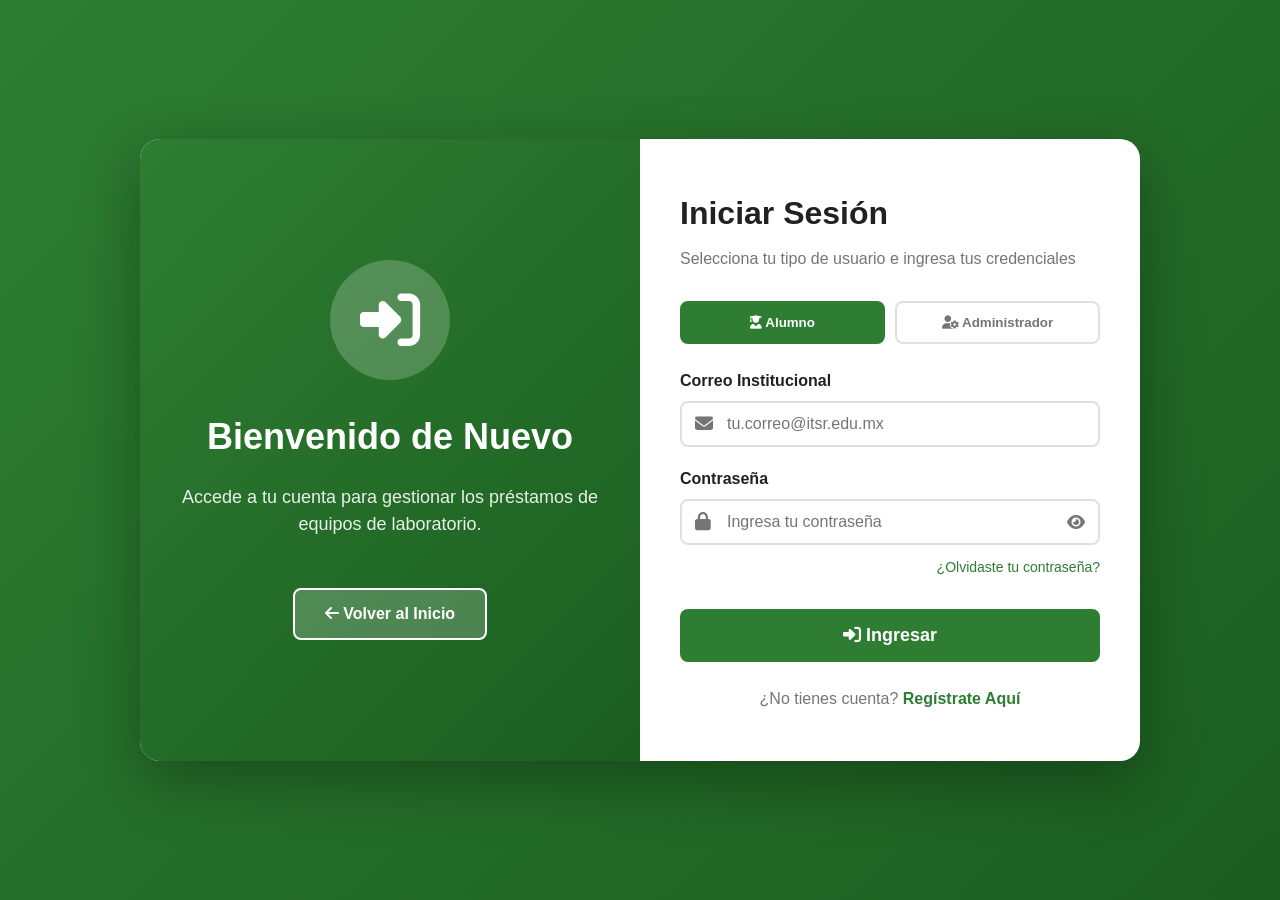
<file: login.html>
<!DOCTYPE html>
<html lang="es">
<head>
    <meta charset="UTF-8">
    <meta name="viewport" content="width=device-width, initial-scale=1.0">
    <title>Iniciar Sesión - LabTrack</title>
    <link rel="stylesheet" href="css/styles.css">
    <link rel="stylesheet" href="https://cdnjs.cloudflare.com/ajax/libs/font-awesome/6.4.0/css/all.min.css">
</head>
<body>
    <!-- Page Wrapper -->
    <div class="auth-page">
        <div class="auth-container">
            <!-- Visual Side -->
            <div class="auth-visual">
                <div class="auth-visual-icon">
                    <i class="fas fa-sign-in-alt"></i>
                </div>
                <h2>Bienvenido de Nuevo</h2>
                <p>Accede a tu cuenta para gestionar los préstamos de equipos de laboratorio.</p>
                <a href="index.html" class="btn" style="background: rgba(255,255,255,0.2); color: white; border: 2px solid white; margin-top: 20px;">
                    <i class="fas fa-arrow-left"></i> Volver al Inicio
                </a>
            </div>

            <!-- Form Side -->
            <div class="auth-form-container">
                <h1>Iniciar Sesión</h1>
                <p>Selecciona tu tipo de usuario e ingresa tus credenciales</p>

                <!-- Tabs de selección -->
                <div class="tabs-container">
                    <button class="tab-btn active" data-type="estudiante">
                        <i class="fas fa-user-graduate"></i> Alumno
                    </button>
                    <button class="tab-btn" data-type="admin">
                        <i class="fas fa-user-cog"></i> Administrador
                    </button>
                </div>

                <form class="auth-form" id="loginForm">
                    <div class="form-group">
                        <label class="form-label" for="correo">Correo Institucional</label>
                        <div style="position: relative;">
                            <i class="fas fa-envelope form-input-icon"></i>
                            <input type="email" class="form-input" id="correo" name="correo" placeholder="tu.correo@itsr.edu.mx" required>
                        </div>
                    </div>

                    <div class="form-group">
                        <label class="form-label" for="password">Contraseña</label>
                        <div style="position: relative;">
                            <i class="fas fa-lock form-input-icon"></i>
                            <input type="password" class="form-input" id="password" name="password" placeholder="Ingresa tu contraseña" required>
                            <i class="fas fa-eye toggle-password" style="position: absolute; right: 15px; top: 50%; transform: translateY(-50%); cursor: pointer; color: #757575;"></i>
                        </div>
                    </div>

                    <div class="forgot-password">
                        <a href="#">¿Olvidaste tu contraseña?</a>
                    </div>

                    <button type="submit" class="btn btn-primary btn-lg">
                        <i class="fas fa-sign-in-alt"></i> Ingresar
                    </button>
                </form>

                <div class="auth-footer">
                    <p>¿No tienes cuenta? <a href="registro.html">Regístrate Aquí</a></p>
                </div>
            </div>
        </div>
    </div>

    <script src="js/app.js"></script>
</body>
</html>
</file>
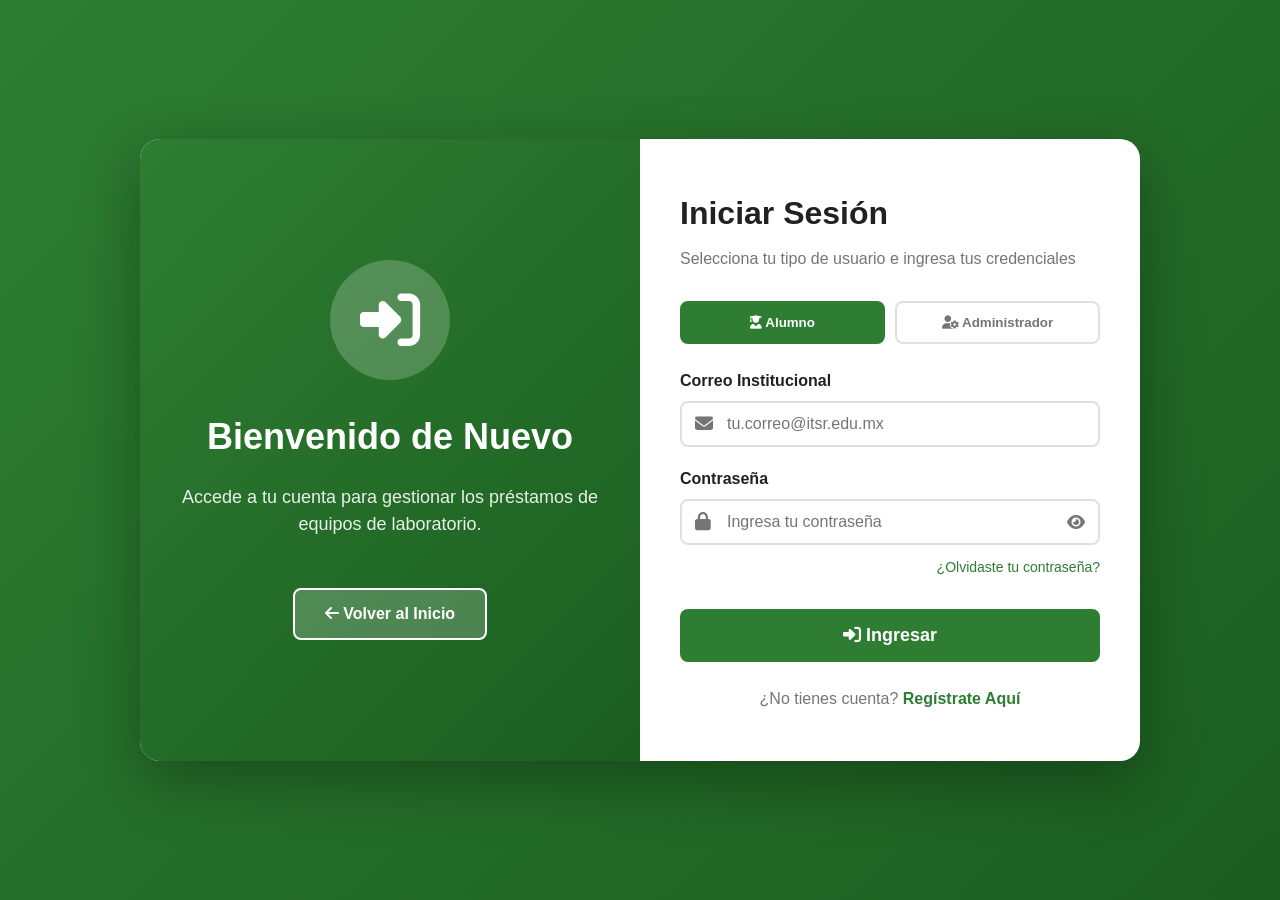
<file: mantenimiento.html>
<!DOCTYPE html>
<html lang="es">
<head>
    <meta charset="UTF-8">
    <meta name="viewport" content="width=device-width, initial-scale=1.0">
    <title>Gestión de Mantenimiento - LabTrack</title>
    <link rel="stylesheet" href="css/styles.css">
    <link rel="stylesheet" href="https://cdnjs.cloudflare.com/ajax/libs/font-awesome/6.4.0/css/all.min.css">
</head>
<body>
    <!-- Dashboard Layout -->
    <div class="dashboard-layout">
        <!-- Sidebar -->
        <aside class="sidebar">
            <div class="sidebar-header">
                <div class="sidebar-logo">
                    <div class="sidebar-logo-icon">
                        <i class="fas fa-flask"></i>
                    </div>
                    <span>LabTrack</span>
                </div>
            </div>
            
            <div class="sidebar-user">
                <div class="user-avatar">
                    <i class="fas fa-user"></i>
                </div>
                <div class="user-info">
                    <h4>Administrador</h4>
                    <p>admin@itsr.edu.mx</p>
                </div>
            </div>

            <nav id="sidebarMenu" class="sidebar-menu">
                <a href="dashboard.html" class="menu-item">
                    <i class="fas fa-tachometer-alt menu-item-icon"></i>
                    <span class="menu-item-text">Dashboard</span>
                </a>
                <a href="inventario.html" class="menu-item">
                    <i class="fas fa-boxes menu-item-icon"></i>
                    <span class="menu-item-text">Inventario</span>
                </a>
                <a href="prestamos.html" class="menu-item">
                    <i class="fas fa-hand-holding menu-item-icon"></i>
                    <span class="menu-item-text">Préstamos</span>
                </a>
                <a href="mantenimiento.html" class="menu-item active">
                    <i class="fas fa-tools menu-item-icon"></i>
                    <span class="menu-item-text">Mantenimiento</span>
                </a>
                <a href="catalogo.html" class="menu-item">
                    <i class="fas fa-store menu-item-icon"></i>
                    <span class="menu-item-text">Ver Catálogo</span>
                </a>
                <a href="configuracion-admin.html" class="menu-item">
                    <i class="fas fa-cog menu-item-icon"></i>
                    <span class="menu-item-text">Configuración</span>
                </a>
                <a href="login.html" class="menu-item" style="margin-top: 50px; color: var(--danger);">
                    <i class="fas fa-sign-out-alt menu-item-icon"></i>
                    <span class="menu-item-text">Cerrar Sesión</span>
                </a>
            </nav>
        </aside>

        <!-- Main Content -->
        <main class="main-content">
            <!-- Page Header -->
            <div class="page-header">
                <div>
                    <h1 class="page-title">Gestión de Mantenimiento</h1>
                    <p class="page-subtitle">Registra y da seguimiento a fallas y mantenimientos</p>
                </div>
                <button class="add-btn">
                    <i class="fas fa-plus"></i>
                    Nuevo Reporte de Falla
                </button>
            </div>

            <!-- Filters -->
            <div class="maintenance-filters">
                <div class="search-box" style="max-width: 300px;">
                    <i class="fas fa-search"></i>
                    <input type="text" placeholder="Buscar equipo o técnico...">
                </div>
                <div class="maintenance-type-filters">
                    <button class="type-filter-btn active" data-type="all">Todos</button>
                    <button class="type-filter-btn" data-type="preventivo">Preventivo</button>
                    <button class="type-filter-btn" data-type="correctivo">Correctivo</button>
                </div>
            </div>

            <!-- Maintenance List -->
            <div class="maintenance-list">
                <!-- Mantenimiento 1 -->
                <div class="maintenance-card" data-type="correctivo" data-status="en_progreso">
                    <div class="maintenance-header">
                        <div>
                            <div class="maintenance-id">ID: #1</div>
                            <h3 class="maintenance-equipment">Osciloscopio Digital</h3>
                            <span class="maintenance-type correctivo">Correctivo</span>
                        </div>
                    </div>
                    <div class="maintenance-details">
                        <div class="detail-item">
                            <span class="detail-label">Descripción</span>
                            <span class="detail-value">Pantalla con líneas horizontales</span>
                        </div>
                        <div class="detail-item">
                            <span class="detail-label">Técnico Asignado</span>
                            <span class="detail-value">Carlos Mendoza</span>
                        </div>
                        <div class="detail-item">
                            <span class="detail-label">Fecha</span>
                            <span class="detail-value">18/04/2026</span>
                        </div>
                    </div>
                    <div class="maintenance-status">
                        <span class="status-badge in-progress">En Progreso</span>
                        <button class="btn btn-sm btn-outline" onclick="updateMaintenanceStatus(1)">
                            Actualizar Estado
                        </button>
                    </div>
                </div>

                <!-- Mantenimiento 2 -->
                <div class="maintenance-card" data-type="preventivo" data-status="pendiente">
                    <div class="maintenance-header">
                        <div>
                            <div class="maintenance-id">ID: #2</div>
                            <h3 class="maintenance-equipment">Laptop Dell Inspiron</h3>
                            <span class="maintenance-type preventive">Preventivo</span>
                        </div>
                    </div>
                    <div class="maintenance-details">
                        <div class="detail-item">
                            <span class="detail-label">Descripción</span>
                            <span class="detail-value">Limpieza interna y cambio de pasta térmica</span>
                        </div>
                        <div class="detail-item">
                            <span class="detail-label">Técnico Asignado</span>
                            <span class="detail-value">Carlos Mendoza</span>
                        </div>
                        <div class="detail-item">
                            <span class="detail-label">Fecha</span>
                            <span class="detail-value">20/04/2026</span>
                        </div>
                    </div>
                    <div class="maintenance-status">
                        <span class="status-badge pending">Pendiente</span>
                        <button class="btn btn-sm btn-outline" onclick="updateMaintenanceStatus(2)">
                            Actualizar Estado
                        </button>
                    </div>
                </div>

                <!-- Mantenimiento 3 -->
                <div class="maintenance-card" data-type="correctivo" data-status="completado">
                    <div class="maintenance-header">
                        <div>
                            <div class="maintenance-id">ID: #3</div>
                            <h3 class="maintenance-equipment">Multímetro Digital</h3>
                            <span class="maintenance-type correctivo">Correctivo</span>
                        </div>
                    </div>
                    <div class="maintenance-details">
                        <div class="detail-item">
                            <span class="detail-label">Descripción</span>
                            <span class="detail-value">Batería no carga</span>
                        </div>
                        <div class="detail-item">
                            <span class="detail-label">Técnico Asignado</span>
                            <span class="detail-value">Roberto Sánchez</span>
                        </div>
                        <div class="detail-item">
                            <span class="detail-label">Fecha</span>
                            <span class="detail-value">15/04/2026</span>
                        </div>
                    </div>
                    <div class="maintenance-status">
                        <span class="status-badge completed">Completado</span>
                        <button class="btn btn-sm btn-outline" onclick="updateMaintenanceStatus(3)">
                            Ver Detalles
                        </button>
                    </div>
                </div>

                <!-- Mantenimiento 4 -->
                <div class="maintenance-card" data-type="preventivo" data-status="pendiente">
                    <div class="maintenance-header">
                        <div>
                            <div class="maintenance-id">ID: #4</div>
                            <h3 class="maintenance-equipment">Router Cisco 2900</h3>
                            <span class="maintenance-type preventive">Preventivo</span>
                        </div>
                    </div>
                    <div class="maintenance-details">
                        <div class="detail-item">
                            <span class="detail-label">Descripción</span>
                            <span class="detail-value">Actualización de firmware y revisión de configuración</span>
                        </div>
                        <div class="detail-item">
                            <span class="detail-label">Técnico Asignado</span>
                            <span class="detail-value">Roberto Sánchez</span>
                        </div>
                        <div class="detail-item">
                            <span class="detail-label">Fecha</span>
                            <span class="detail-value">22/04/2026</span>
                        </div>
                    </div>
                    <div class="maintenance-status">
                        <span class="status-badge pending">Pendiente</span>
                        <button class="btn btn-sm btn-outline" onclick="updateMaintenanceStatus(4)">
                            Actualizar Estado
                        </button>
                    </div>
                </div>
            </div>
        </main>
    </div>

    <script src="js/app.js"></script>
</body>
</html>
</file>
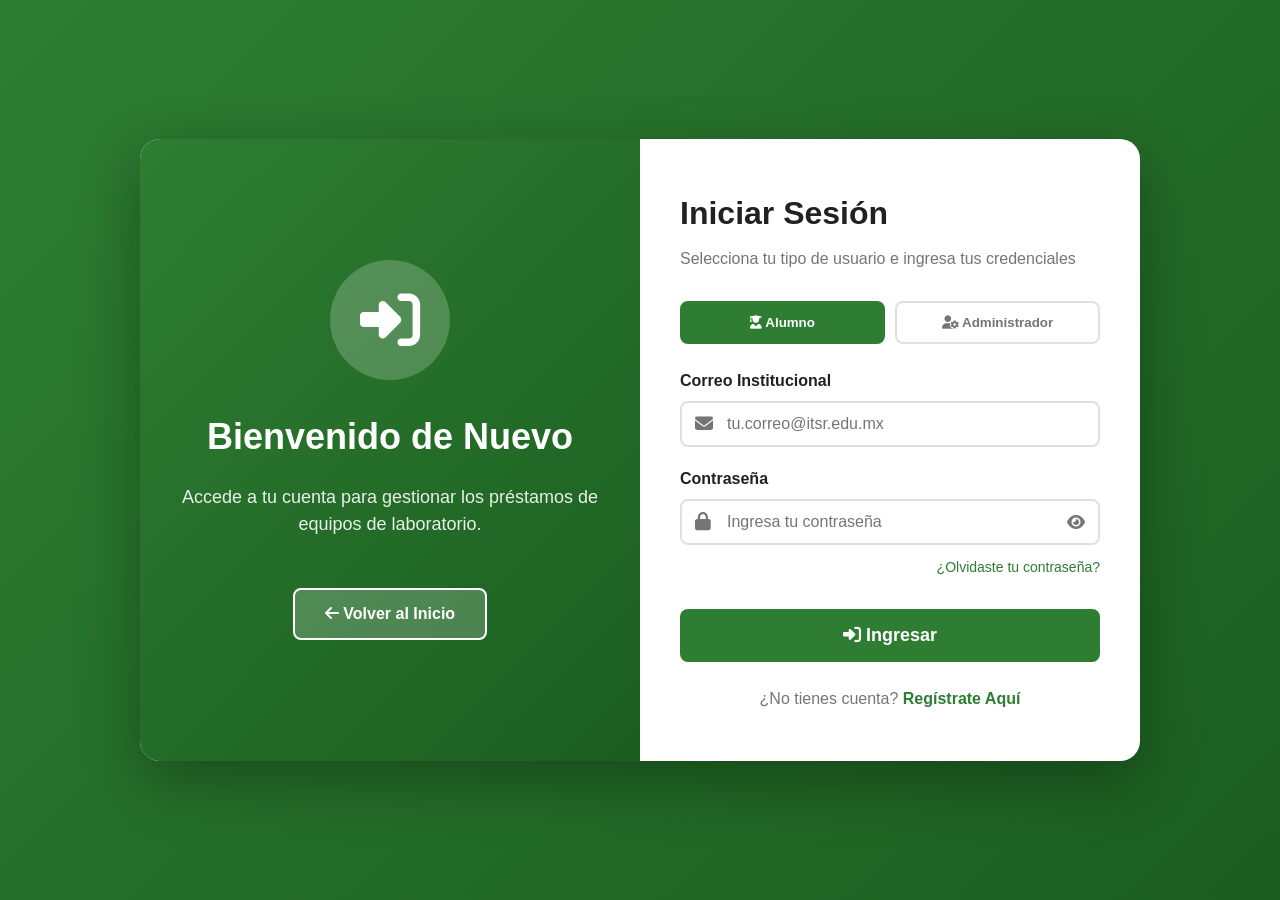
<file: mis-prestamos.html>
<!DOCTYPE html>
<html lang="es">
<head>
    <meta charset="UTF-8">
    <meta name="viewport" content="width=device-width, initial-scale=1.0">
    <title>Mis Préstamos - LabTrack</title>
    <link rel="stylesheet" href="css/styles.css">
    <link rel="stylesheet" href="https://cdnjs.cloudflare.com/ajax/libs/font-awesome/6.4.0/css/all.min.css">
</head>
<body>
    <!-- Dashboard Layout -->
    <div class="dashboard-layout">
        <!-- Sidebar -->
        <aside class="sidebar">
            <div class="sidebar-header">
                <div class="sidebar-logo">
                    <div class="sidebar-logo-icon">
                        <i class="fas fa-flask"></i>
                    </div>
                    <span>LabTrack</span>
                </div>
            </div>
            
            <div class="sidebar-user">
                <div class="user-avatar">
                    <i class="fas fa-user-graduate"></i>
                </div>
                <div class="user-info">
                    <h4>Juan Angel H.</h4>
                    <p>22224029</p>
                </div>
            </div>

            <nav id="sidebarMenu" class="sidebar-menu">
                <a href="catalogo.html" class="menu-item">
                    <i class="fas fa-store menu-item-icon"></i>
                    <span class="menu-item-text">Catálogo</span>
                </a>
                <a href="mis-prestamos.html" class="menu-item active">
                    <i class="fas fa-hand-holding menu-item-icon"></i>
                    <span class="menu-item-text">Mis Préstamos</span>
                </a>
                <a href="configuracion-estudiante.html" class="menu-item">
                    <i class="fas fa-cog menu-item-icon"></i>
                    <span class="menu-item-text">Mi Perfil</span>
                </a>
                <a href="login.html" class="menu-item" style="margin-top: 50px; color: var(--danger);">
                    <i class="fas fa-sign-out-alt menu-item-icon"></i>
                    <span class="menu-item-text">Cerrar Sesión</span>
                </a>
            </nav>
        </aside>

        <!-- Main Content -->
        <main class="main-content">
            <!-- Page Header -->
            <div class="page-header">
                <div>
                    <h1 class="page-title">Mis Préstamos</h1>
                    <p class="page-subtitle">Historial de tus préstamos de equipos</p>
                </div>
                <a href="catalogo.html" class="btn btn-primary">
                    <i class="fas fa-plus"></i> Nuevo Préstamo
                </a>
            </div>

            <!-- Filtros -->
            <div class="loan-filters">
                <div class="filter-tabs">
                    <button class="filter-tab active" data-status="all">Todos</button>
                    <button class="filter-tab" data-status="activo">Activos</button>
                    <button class="filter-tab" data-status="completado">Completados</button>
                    <button class="filter-tab" data-status="retrasado">Retrasados</button>
                </div>
            </div>

            <!-- Mis Préstamos List -->
            <div class="mis-prestamos-list">
                <!-- Los préstamos se cargan dinámicamente desde JavaScript -->
            </div>
        </main>
    </div>

    <script src="js/app.js"></script>
    <script>
        // Inicializar filtros
        document.addEventListener('DOMContentLoaded', function() {
            const filterTabs = document.querySelectorAll('.filter-tab');
            filterTabs.forEach(tab => {
                tab.addEventListener('click', () => {
                    filterTabs.forEach(t => t.classList.remove('active'));
                    tab.classList.add('active');
                    filterMisPrestamos(tab.dataset.status);
                });
            });
        });

        function filterMisPrestamos(status) {
            const cards = document.querySelectorAll('.maintenance-card');
            
            cards.forEach(card => {
                const badge = card.querySelector('.badge');
                const rowStatus = badge.textContent.toLowerCase();
                
                if (status === 'all' || rowStatus === status) {
                    card.style.display = 'block';
                } else {
                    card.style.display = 'none';
                }
            });
        }
    </script>
</body>
</html>
</file>
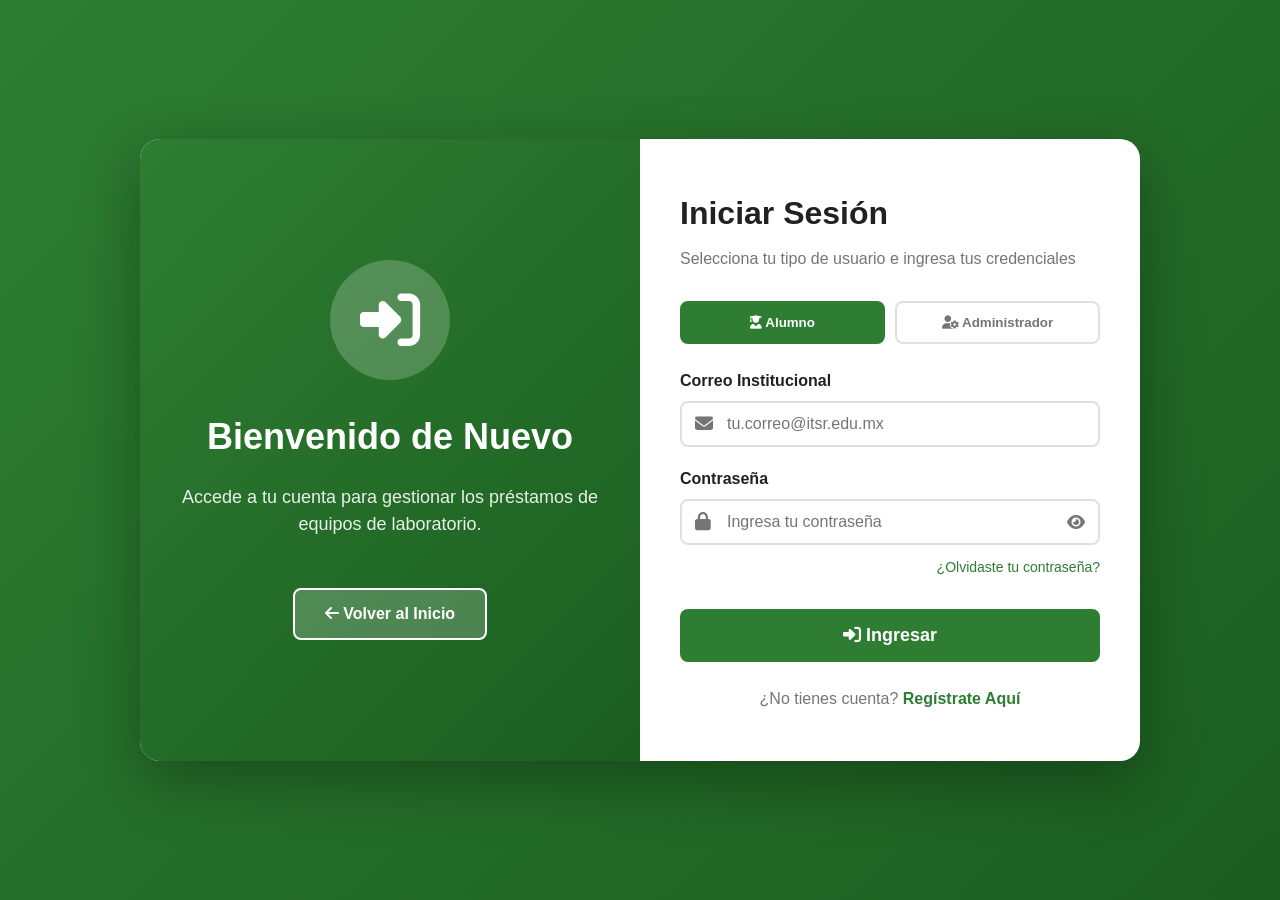
<file: prestamos.html>
<!DOCTYPE html>
<html lang="es">
<head>
    <meta charset="UTF-8">
    <meta name="viewport" content="width=device-width, initial-scale=1.0">
    <title>Gestión de Préstamos - LabTrack</title>
    <link rel="stylesheet" href="css/styles.css">
    <link rel="stylesheet" href="https://cdnjs.cloudflare.com/ajax/libs/font-awesome/6.4.0/css/all.min.css">
</head>
<body>
    <!-- Dashboard Layout -->
    <div class="dashboard-layout">
        <!-- Sidebar -->
        <aside class="sidebar">
            <div class="sidebar-header">
                <div class="sidebar-logo">
                    <div class="sidebar-logo-icon">
                        <i class="fas fa-flask"></i>
                    </div>
                    <span>LabTrack</span>
                </div>
            </div>
            
            <div class="sidebar-user">
                <div class="user-avatar">
                    <i class="fas fa-user"></i>
                </div>
                <div class="user-info">
                    <h4>Administrador</h4>
                    <p>admin@itsr.edu.mx</p>
                </div>
            </div>

            <nav id="sidebarMenu" class="sidebar-menu">
                <a href="dashboard.html" class="menu-item">
                    <i class="fas fa-tachometer-alt menu-item-icon"></i>
                    <span class="menu-item-text">Dashboard</span>
                </a>
                <a href="inventario.html" class="menu-item">
                    <i class="fas fa-boxes menu-item-icon"></i>
                    <span class="menu-item-text">Inventario</span>
                </a>
                <a href="prestamos.html" class="menu-item active">
                    <i class="fas fa-hand-holding menu-item-icon"></i>
                    <span class="menu-item-text">Préstamos</span>
                </a>
                <a href="mantenimiento.html" class="menu-item">
                    <i class="fas fa-tools menu-item-icon"></i>
                    <span class="menu-item-text">Mantenimiento</span>
                </a>
                <a href="catalogo.html" class="menu-item">
                    <i class="fas fa-store menu-item-icon"></i>
                    <span class="menu-item-text">Ver Catálogo</span>
                </a>
                <a href="configuracion-admin.html" class="menu-item">
                    <i class="fas fa-cog menu-item-icon"></i>
                    <span class="menu-item-text">Configuración</span>
                </a>
                <a href="login.html" class="menu-item" style="margin-top: 50px; color: var(--danger);">
                    <i class="fas fa-sign-out-alt menu-item-icon"></i>
                    <span class="menu-item-text">Cerrar Sesión</span>
                </a>
            </nav>
        </aside>

        <!-- Main Content -->
        <main class="main-content">
            <!-- Page Header -->
            <div class="page-header">
                <div>
                    <h1 class="page-title">Gestión de Préstamos</h1>
                    <p class="page-subtitle">Controla las solicitudes, devoluciones y retrasos</p>
                </div>
                <button class="add-btn">
                    <i class="fas fa-plus"></i>
                    Nuevo Préstamo
                </button>
            </div>

            <!-- Filters -->
            <div class="loan-filters">
                <div class="search-box" style="max-width: 300px;">
                    <i class="fas fa-search"></i>
                    <input type="text" placeholder="Buscar por ID o matrícula...">
                </div>
                <div class="filter-tabs">
                    <button class="filter-tab active" data-status="all">Todos</button>
                    <button class="filter-tab" data-status="activo">Activos</button>
                    <button class="filter-tab" data-status="retrasado">Retrasados</button>
                    <button class="filter-tab" data-status="completado">Completados</button>
                </div>
            </div>

            <!-- Loans Table -->
            <div class="table-container">
                <table class="table loan-table">
                    <thead>
                        <tr>
                            <th>ID</th>
                            <th>Equipo</th>
                            <th>Usuario</th>
                            <th>Matrícula</th>
                            <th>Fecha Préstamo</th>
                            <th>Fecha Devolución</th>
                            <th>Estado</th>
                            <th>Acciones</th>
                        </tr>
                    </thead>
                    <tbody>
                        <tr>
                            <td>#1</td>
                            <td>Router Cisco 2900</td>
                            <td>Juan Angel Hernandez Colunga</td>
                            <td>22224029</td>
                            <td>15/04/2026</td>
                            <td>22/04/2026</td>
                            <td class="status-cell">
                                <span class="status-dot active"></span>
                                <span class="badge badge-success">Activo</span>
                            </td>
                            <td>
                                <div class="loan-actions">
                                    <button class="return-btn" onclick="returnEquipment(1)">
                                        <i class="fas fa-check"></i> Devolver
                                    </button>
                                    <button class="report-btn" onclick="reportIssue(1)">
                                        <i class="fas fa-exclamation"></i> Reportar
                                    </button>
                                </div>
                            </td>
                        </tr>
                        <tr>
                            <td>#2</td>
                            <td>Arduino UNO</td>
                            <td>Miguel Ángel Nuñez Torres</td>
                            <td>22224006</td>
                            <td>10/04/2026</td>
                            <td>17/04/2026</td>
                            <td class="status-cell">
                                <span class="status-dot completed"></span>
                                <span class="badge badge-info">Completado</span>
                            </td>
                            <td>
                                <div class="loan-actions">
                                    <button class="return-btn" style="opacity: 0.5; cursor: not-allowed;" disabled>
                                        <i class="fas fa-check"></i> Devolver
                                    </button>
                                </div>
                            </td>
                        </tr>
                        <tr>
                            <td>#3</td>
                            <td>Raspberry Pi 4</td>
                            <td>Juan Angel Hernandez Colunga</td>
                            <td>22224029</td>
                            <td>18/04/2026</td>
                            <td>25/04/2026</td>
                            <td class="status-cell">
                                <span class="status-dot overdue"></span>
                                <span class="badge badge-danger">Retrasado</span>
                            </td>
                            <td>
                                <div class="loan-actions">
                                    <button class="return-btn" onclick="returnEquipment(3)">
                                        <i class="fas fa-check"></i> Devolver
                                    </button>
                                    <button class="report-btn" onclick="reportIssue(3)">
                                        <i class="fas fa-exclamation"></i> Reportar
                                    </button>
                                </div>
                            </td>
                        </tr>
                        <tr>
                            <td>#4</td>
                            <td>Switch 24 Puertos</td>
                            <td>Estudiante Invitado</td>
                            <td>N/A</td>
                            <td>19/04/2026</td>
                            <td>26/04/2026</td>
                            <td class="status-cell">
                                <span class="status-dot active"></span>
                                <span class="badge badge-success">Activo</span>
                            </td>
                            <td>
                                <div class="loan-actions">
                                    <button class="return-btn" onclick="returnEquipment(4)">
                                        <i class="fas fa-check"></i> Devolver
                                    </button>
                                    <button class="report-btn" onclick="reportIssue(4)">
                                        <i class="fas fa-exclamation"></i> Reportar
                                    </button>
                                </div>
                            </td>
                        </tr>
                        <tr>
                            <td>#5</td>
                            <td>Multímetro Digital</td>
                            <td>Ana López García</td>
                            <td>22224015</td>
                            <td>19/04/2026</td>
                            <td>26/04/2026</td>
                            <td class="status-cell">
                                <span class="status-dot active"></span>
                                <span class="badge badge-success">Activo</span>
                            </td>
                            <td>
                                <div class="loan-actions">
                                    <button class="return-btn" onclick="returnEquipment(5)">
                                        <i class="fas fa-check"></i> Devolver
                                    </button>
                                    <button class="report-btn" onclick="reportIssue(5)">
                                        <i class="fas fa-exclamation"></i> Reportar
                                    </button>
                                </div>
                            </td>
                        </tr>
                    </tbody>
                </table>
            </div>
        </main>
    </div>

    <script src="js/app.js"></script>
</body>
</html>
</file>
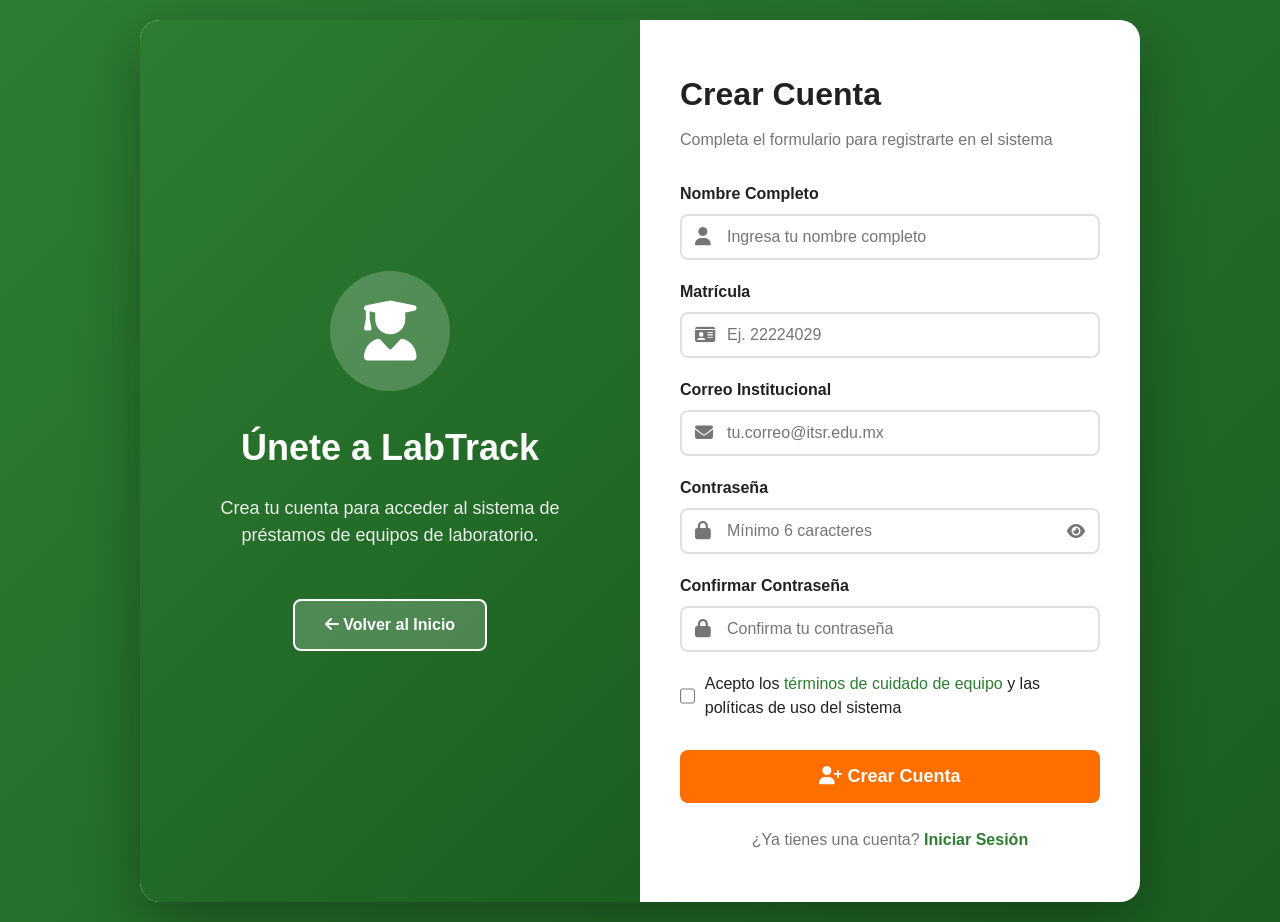
<file: registro.html>
<!DOCTYPE html>
<html lang="es">
<head>
    <meta charset="UTF-8">
    <meta name="viewport" content="width=device-width, initial-scale=1.0">
    <title>Registro - LabTrack</title>
    <link rel="stylesheet" href="css/styles.css">
    <link rel="stylesheet" href="https://cdnjs.cloudflare.com/ajax/libs/font-awesome/6.4.0/css/all.min.css">
</head>
<body>
    <!-- Page Wrapper -->
    <div class="auth-page">
        <div class="auth-container">
            <!-- Visual Side -->
            <div class="auth-visual">
                <div class="auth-visual-icon">
                    <i class="fas fa-user-graduate"></i>
                </div>
                <h2>Únete a LabTrack</h2>
                <p>Crea tu cuenta para acceder al sistema de préstamos de equipos de laboratorio.</p>
                <a href="index.html" class="btn" style="background: rgba(255,255,255,0.2); color: white; border: 2px solid white; margin-top: 20px;">
                    <i class="fas fa-arrow-left"></i> Volver al Inicio
                </a>
            </div>

            <!-- Form Side -->
            <div class="auth-form-container">
                <h1>Crear Cuenta</h1>
                <p>Completa el formulario para registrarte en el sistema</p>

                <form class="auth-form" id="registroForm">
                    <div class="form-group">
                        <label class="form-label" for="nombre">Nombre Completo</label>
                        <div style="position: relative;">
                            <i class="fas fa-user form-input-icon"></i>
                            <input type="text" class="form-input" id="nombre" name="nombre" placeholder="Ingresa tu nombre completo" required>
                        </div>
                    </div>

                    <div class="form-group">
                        <label class="form-label" for="matricula">Matrícula</label>
                        <div style="position: relative;">
                            <i class="fas fa-id-card form-input-icon"></i>
                            <input type="text" class="form-input" id="matricula" name="matricula" placeholder="Ej. 22224029" maxlength="8" required>
                        </div>
                    </div>

                    <div class="form-group">
                        <label class="form-label" for="correo">Correo Institucional</label>
                        <div style="position: relative;">
                            <i class="fas fa-envelope form-input-icon"></i>
                            <input type="email" class="form-input" id="correo" name="correo" placeholder="tu.correo@itsr.edu.mx" required>
                        </div>
                    </div>

                    <div class="form-group">
                        <label class="form-label" for="password">Contraseña</label>
                        <div style="position: relative;">
                            <i class="fas fa-lock form-input-icon"></i>
                            <input type="password" class="form-input" id="password" name="password" placeholder="Mínimo 6 caracteres" required>
                            <i class="fas fa-eye toggle-password" style="position: absolute; right: 15px; top: 50%; transform: translateY(-50%); cursor: pointer; color: #757575;"></i>
                        </div>
                    </div>

                    <div class="form-group">
                        <label class="form-label" for="confirmPassword">Confirmar Contraseña</label>
                        <div style="position: relative;">
                            <i class="fas fa-lock form-input-icon"></i>
                            <input type="password" class="form-input" id="confirmPassword" name="confirmPassword" placeholder="Confirma tu contraseña" required>
                        </div>
                    </div>

                    <div class="form-group">
                        <label class="checkbox-container">
                            <input type="checkbox" id="terminos" name="terminos" required>
                            <span>Acepto los <a href="#" style="color: var(--primary-green);">términos de cuidado de equipo</a> y las políticas de uso del sistema</span>
                        </label>
                    </div>

                    <button type="submit" class="btn btn-orange btn-lg">
                        <i class="fas fa-user-plus"></i> Crear Cuenta
                    </button>
                </form>

                <div class="auth-footer">
                    <p>¿Ya tienes una cuenta? <a href="login.html">Iniciar Sesión</a></p>
                </div>
            </div>
        </div>
    </div>

    <script src="js/app.js"></script>
    <script>
        // Validación adicional para confirmar contraseña
        document.getElementById('registroForm').addEventListener('submit', function(e) {
            const password = document.getElementById('password').value;
            const confirmPassword = document.getElementById('confirmPassword').value;
            
            if (password !== confirmPassword) {
                e.preventDefault();
                alert('Las contraseñas no coinciden');
                return false;
            }
        });
    </script>
</body>
</html>
</file>
<file: css/styles.css>
/* ========================================
   LABTRACK - Sistema de Gestión de Préstamos
   Estilos Generales y Animaciones
   ======================================== */

/* Variables CSS */
:root {
    --primary-green: #2E7D32;
    --primary-green-light: #4CAF50;
    --primary-green-dark: #1B5E20;
    --orange-accent: #FF6F00;
    --orange-light: #FF8F00;
    --white: #FFFFFF;
    --light-gray: #F5F5F5;
    --medium-gray: #E0E0E0;
    --dark-gray: #424242;
    --text-dark: #212121;
    --text-light: #757575;
    --danger: #D32F2F;
    --success: #388E3C;
    --warning: #F57C00;
    --info: #1976D2;
    --shadow: 0 4px 6px rgba(0, 0, 0, 0.1);
    --shadow-hover: 0 8px 25px rgba(0, 0, 0, 0.15);
    --transition: all 0.3s ease;
}

/* Reset y Base */
* {
    box-sizing: border-box;
    margin: 0;
    padding: 0;
}

html, body {
    height: 100%;
    font-family: -apple-system, BlinkMacSystemFont, 'Segoe UI', Roboto, 'Helvetica Neue', Arial, sans-serif;
    color: var(--text-dark);
    background: var(--light-gray);
    -webkit-font-smoothing: antialiased;
    -moz-osx-font-smoothing: grayscale;
}

a { color: inherit; text-decoration: none; }
img { max-width: 100%; display: block; }
button { font-family: inherit; }

/* keep default body spacing for content */
body { line-height: 1.5; }

/* Pulse */
@keyframes pulse {
    0%, 100% {
        transform: scale(1);
    }
    50% {
        transform: scale(1.05);
    }
}

/* Bounce */
@keyframes bounce {
    0%, 20%, 50%, 80%, 100% {
        transform: translateY(0);
    }
    40% {
        transform: translateY(-10px);
    }
    60% {
        transform: translateY(-5px);
    }
}

/* Rotate */
@keyframes rotate {
    from {
        transform: rotate(0deg);
    }
    to {
        transform: rotate(360deg);
    }
}

/* Shimmer (para loading) */
@keyframes shimmer {
    0% {
        background-position: -200% 0;
    }
    100% {
        background-position: 200% 0;
    }
}

/* Float */
@keyframes float {
    0%, 100% {
        transform: translateY(0);
    }
    50% {
        transform: translateY(-10px);
    }
}

/* Glow */
@keyframes glow {
    0%, 100% {
        box-shadow: 0 0 5px var(--primary-green-light);
    }
    50% {
        box-shadow: 0 0 20px var(--primary-green-light), 0 0 30px var(--primary-green);
    }
}

/* Clases de animación */
.animate-fade-in {
    animation: fadeIn 0.6s ease forwards;
}

.animate-slide-left {
    animation: slideInLeft 0.6s ease forwards;
}

.animate-slide-right {
    animation: slideInRight 0.6s ease forwards;
}

.animate-scale-in {
    animation: scaleIn 0.5s ease forwards;
}

.animate-pulse {
    animation: pulse 2s infinite;
}

.animate-bounce {
    animation: bounce 1s infinite;
}

.animate-float {
    animation: float 3s ease-in-out infinite;
}

.animate-glow {
    animation: glow 2s ease-in-out infinite;
}

/* Delay classes */
.delay-1 { animation-delay: 0.1s; }
.delay-2 { animation-delay: 0.2s; }
.delay-3 { animation-delay: 0.3s; }
.delay-4 { animation-delay: 0.4s; }
.delay-5 { animation-delay: 0.5s; }

/* ========================================
   COMPONENTES COMUNES
   ======================================== */

/* Contenedor */
.container {
    max-width: 1200px;
    margin: 0 auto;
    padding: 0 20px;
}

/* Tarjetas */
.card {
    background: var(--white);
    border-radius: 12px;
    box-shadow: var(--shadow);
    padding: 25px;
    transition: var(--transition);
}

.card:hover {
    box-shadow: var(--shadow-hover);
    transform: translateY(-5px);
}

/* Botones */
.btn {
    display: inline-block;
    padding: 12px 30px;
    border-radius: 8px;
    font-weight: 600;
    font-size: 16px;
    cursor: pointer;
    transition: var(--transition);
    border: none;
    text-align: center;
}

.btn-primary {
    background: var(--primary-green);
    color: var(--white);
}

.btn-primary:hover {
    background: var(--primary-green-dark);
    transform: translateY(-2px);
    box-shadow: 0 5px 15px rgba(46, 125, 50, 0.4);
}

.btn-orange {
    background: var(--orange-accent);
    color: var(--white);
}

.btn-orange:hover {
    background: var(--orange-light);
    transform: translateY(-2px);
    box-shadow: 0 5px 15px rgba(255, 111, 0, 0.4);
}

.btn-danger {
    background: var(--danger);
    color: var(--white);
}

.btn-danger:hover {
    background: #B71C1C;
    transform: translateY(-2px);
}

.btn-outline {
    background: transparent;
    border: 2px solid var(--primary-green);
    color: var(--primary-green);
}

.btn-outline:hover {
    background: var(--primary-green);
    color: var(--white);
}

.btn-sm {
    padding: 8px 16px;
    font-size: 14px;
}

.btn-lg {
    padding: 16px 40px;
    font-size: 18px;
}

/* Formularios */
.form-group {
    margin-bottom: 20px;
}

.form-label {
    display: block;
    margin-bottom: 8px;
    font-weight: 600;
    color: var(--text-dark);
}

.form-input {
    width: 100%;
    padding: 12px 16px;
    border: 2px solid var(--medium-gray);
    border-radius: 8px;
    font-size: 16px;
    transition: var(--transition);
    background: var(--white);
}

.form-input:focus {
    outline: none;
    border-color: var(--primary-green);
    box-shadow: 0 0 0 3px rgba(46, 125, 50, 0.1);
}

.form-input.error {
    border-color: var(--danger);
}

.form-error {
    color: var(--danger);
    font-size: 14px;
    margin-top: 5px;
}

/* Checkbox */
.checkbox-container {
    display: flex;
    align-items: center;
    gap: 10px;
    cursor: pointer;
}

.checkbox-container input {
    width: 20px;
    height: 20px;
    cursor: pointer;
}

/* Tablas */
.table-container {
    overflow-x: auto;
    border-radius: 12px;
    box-shadow: var(--shadow);
}

.table {
    width: 100%;
    border-collapse: collapse;
    background: var(--white);
}

.table th,
.table td {
    padding: 15px;
    text-align: left;
    border-bottom: 1px solid var(--medium-gray);
    vertical-align: middle;
}

/* Espaciado específico para tablas de préstamos: desplazar la línea separadora hacia abajo */
.loan-table td {
    padding-top: 16px;
    padding-bottom: 26px;
    border-bottom: none; /* remove default td border to render custom line */
}

/* Dibujar la línea separadora al final de la fila usando box-shadow para posicionarla uniformemente */
.loan-table tbody tr {
    background: var(--white);
    box-shadow: inset 0 -1px 0 var(--medium-gray);
}

.table th {
    background: var(--primary-green);
    color: var(--white);
    font-weight: 600;
}

.table tr:hover {
    background: var(--light-gray);
}

.table tr:last-child td {
    border-bottom: none;
}

/* Badges / Tags */
.badge {
    display: inline-flex;
    align-items: center;
    justify-content: center;
    padding: 4px 10px;
    border-radius: 20px;
    font-size: 12px;
    font-weight: 600;
    text-transform: uppercase;
    line-height: 1;
    margin: 0;
}

.badge-success {
    background: #E8F5E9;
    color: var(--success);
}

.badge-warning {
    background: #FFF3E0;
    color: var(--warning);
}

.badge-danger {
    background: #FFEBEE;
    color: var(--danger);
}

.badge-info {
    background: #E3F2FD;
    color: var(--info);
}

/* Alinear verticalmente las acciones en las tablas */
.table td .actions,
.table td .action-buttons,
.table td .table-actions {
    display: flex;
    gap: 10px;
    align-items: center;
    justify-content: flex-start;
}

.loan-table td.status-cell {
    display: flex;
    flex-direction: column;
    align-items: center;
    justify-content: center;
    text-align: center;
}

.loan-table td.status-cell .badge {
    margin: 0 auto;
}

/* Alertas */
.alert {
    position: fixed;
    top: calc(var(--header-height, 70px) + 12px);
    left: 50%;
    transform: translateX(-50%);
    z-index: 1100;
    padding: 12px 18px;
    border-radius: 8px;
    display: flex;
    align-items: center;
    gap: 10px;
    max-width: 96%;
    width: auto;
    box-shadow: 0 6px 24px rgba(0,0,0,0.12);
    opacity: 1;
    transition: opacity 0.3s ease, transform 0.2s ease;
}

.alert-success {
    background: #E8F5E9;
    border-left: 4px solid var(--success);
    color: var(--success);
}

.alert-warning {
    background: #FFF3E0;
    border-left: 4px solid var(--warning);
    color: var(--warning);
}

.alert-danger {
    background: #FFEBEE;
    border-left: 4px solid var(--danger);
    color: var(--danger);
}

.alert-info {
    background: #E3F2FD;
    border-left: 4px solid var(--info);
    color: var(--info);
}

/* Modal */
.modal-overlay {
    position: fixed;
    top: 0;
    left: 0;
    width: 100%;
    height: 100%;
    background: rgba(0, 0, 0, 0.5);
    display: flex;
    justify-content: center;
    align-items: center;
    z-index: 1000;
    opacity: 0;
    visibility: hidden;
    transition: var(--transition);
}

.modal-overlay.active {
    opacity: 1;
    visibility: visible;
}

.modal {
    background: var(--white);
    border-radius: 16px;
    padding: 30px;
    max-width: 500px;
    width: 90%;
    max-height: 90vh;
    overflow-y: auto;
    transform: scale(0.9);
    transition: var(--transition);
}

.modal-overlay.active .modal {
    transform: scale(1);
}

.modal-header {
    display: flex;
    justify-content: space-between;
    align-items: center;
    margin-bottom: 20px;
}

.modal-title {
    font-size: 24px;
    font-weight: 700;
    color: var(--text-dark);
}

.modal-close {
    background: none;
    border: none;
    font-size: 28px;
    cursor: pointer;
    color: var(--text-light);
    transition: var(--transition);
}

.modal-close:hover {
    color: var(--danger);
    transform: rotate(90deg);
}

/* Loader */
.loader {
    width: 50px;
    height: 50px;
    border: 4px solid var(--medium-gray);
    border-top: 4px solid var(--primary-green);
    border-radius: 50%;
    animation: rotate 1s linear infinite;
}

.loader-container {
    display: flex;
    justify-content: center;
    align-items: center;
    padding: 50px;
}

/* ========================================
   ESTILOS LANDING PAGE (INDEX)
   ======================================== */

/* Header */
.header {
    background: var(--white);
    box-shadow: var(--shadow);
    position: fixed;
    top: 0;
    left: 0;
    right: 0;
    z-index: 100;
    transition: var(--transition);
}

.header.scrolled {
    box-shadow: var(--shadow-hover);
}

.header-content {
    display: flex;
    justify-content: space-between;
    align-items: center;
    padding: 15px 0;
}

.logo {
    display: flex;
    align-items: center;
    gap: 10px;
    font-size: 28px;
    font-weight: 700;
    color: var(--primary-green);
}

.logo-icon {
    width: 45px;
    height: 45px;
    background: var(--primary-green);
    border-radius: 10px;
    display: flex;
    align-items: center;
    justify-content: center;
    color: var(--white);
    font-size: 24px;
}

.nav-menu {
    display: flex;
    gap: 30px;
    align-items: center;
}

.nav-link {
    font-weight: 500;
    color: var(--text-dark);
    transition: var(--transition);
    position: relative;
}

.nav-link::after {
    content: '';
    position: absolute;
    bottom: -5px;
    left: 0;
    width: 0;
    height: 2px;
    background: var(--primary-green);
    transition: var(--transition);
}

.nav-link:hover::after {
    width: 100%;
}

.nav-link:hover {
    color: var(--primary-green);
}

.header-buttons {
    display: flex;
    gap: 15px;
}

/* Hamburger button (hidden on desktop) */
.menu-toggle {
    display: none;
    background: transparent;
    border: none;
    width: 40px;
    height: 40px;
    align-items: center;
    justify-content: center;
    cursor: pointer;
}
.menu-toggle .bar {
    display: block;
    width: 22px;
    height: 2px;
    background: var(--text-dark);
    margin: 4px 0;
    transition: transform 0.25s ease, opacity 0.25s ease;
}
.menu-toggle.open .bar:nth-child(1) { transform: translateY(6px) rotate(45deg); }
.menu-toggle.open .bar:nth-child(2) { opacity: 0; }
.menu-toggle.open .bar:nth-child(3) { transform: translateY(-6px) rotate(-45deg); }

/* Sidebar-specific toggle appearance */
.sidebar .menu-toggle {
    display: flex !important;
    background: transparent;
    border: none;
    color: var(--white);
    padding: 8px;
}
.sidebar .menu-toggle .bar {
    background: var(--white);
}

/* Hero Section */
.hero {
    min-height: 100vh;
    background: linear-gradient(135deg, var(--primary-green) 0%, var(--primary-green-dark) 100%);
    display: flex;
    align-items: center;
    padding-top: 80px;
    position: relative;
    overflow: hidden;
}

.hero::before {
    content: '';
    position: absolute;
    top: -50%;
    right: -20%;
    width: 80%;
    height: 200%;
    background: rgba(255, 255, 255, 0.05);
    transform: rotate(-15deg);
}

.hero-content {
    display: grid;
    grid-template-columns: 1fr 1fr;
    gap: 60px;
    align-items: center;
    position: relative;
    z-index: 1;
}

.hero-text h1 {
    font-size: 56px;
    font-weight: 800;
    color: var(--white);
    line-height: 1.2;
    margin-bottom: 20px;
    animation: fadeIn 0.8s ease forwards;
}

.hero-text p {
    font-size: 20px;
    color: rgba(255, 255, 255, 0.9);
    margin-bottom: 30px;
    animation: fadeIn 0.8s ease 0.2s forwards;
    opacity: 0;
}

.hero-buttons {
    display: flex;
    gap: 20px;
    animation: fadeIn 0.8s ease 0.4s forwards;
    opacity: 0;
}

.hero-buttons .btn {
    padding: 16px 35px;
    font-size: 18px;
}

.hero-visual {
    position: relative;
    animation: slideInRight 0.8s ease 0.3s forwards;
    opacity: 0;
}

.hero-image {
    width: 100%;
    max-width: 500px;
    border-radius: 20px;
    box-shadow: 0 30px 60px rgba(0, 0, 0, 0.3);
    transform: perspective(1000px) rotateY(-10deg);
    transition: var(--transition);
}

.hero-image:hover {
    transform: perspective(1000px) rotateY(0deg);
}

.floating-card {
    position: absolute;
    background: var(--white);
    padding: 15px 25px;
    border-radius: 12px;
    box-shadow: var(--shadow-hover);
    animation: float 3s ease-in-out infinite;
}

.floating-card.card-1 {
    top: 10%;
    left: -30px;
    animation-delay: 0s;
}

.floating-card.card-2 {
    bottom: 20%;
    right: -20px;
    animation-delay: 1s;
}

.floating-card.card-3 {
    top: 40%;
    right: -40px;
    animation-delay: 2s;
}

.floating-card-icon {
    width: 40px;
    height: 40px;
    border-radius: 10px;
    display: flex;
    align-items: center;
    justify-content: center;
    margin-bottom: 8px;
}

.floating-card-icon.green {
    background: #E8F5E9;
    color: var(--success);
}

.floating-card-icon.orange {
    background: #FFF3E0;
    color: var(--warning);
}

.floating-card-icon.blue {
    background: #E3F2FD;
    color: var(--info);
}

.floating-card-text {
    font-weight: 600;
    font-size: 14px;
    color: var(--text-dark);
}

/* Features Section */
.features {
    padding: 100px 0;
    background: var(--white);
}

.section-title {
    text-align: center;
    margin-bottom: 60px;
}

.section-title h2 {
    font-size: 42px;
    font-weight: 700;
    color: var(--text-dark);
    margin-bottom: 15px;
}

.section-title p {
    font-size: 18px;
    color: var(--text-light);
    max-width: 600px;
    margin: 0 auto;
}

.features-grid {
    display: grid;
    grid-template-columns: repeat(auto-fit, minmax(300px, 1fr));
    gap: 30px;
}

.feature-card {
    padding: 40px 30px;
    text-align: center;
    border-radius: 16px;
    background: var(--light-gray);
    transition: var(--transition);
    position: relative;
    overflow: hidden;
}

.feature-card::before {
    content: '';
    position: absolute;
    top: 0;
    left: 0;
    right: 0;
    height: 4px;
    background: var(--primary-green);
    transform: scaleX(0);
    transition: var(--transition);
}

.feature-card:hover::before {
    transform: scaleX(1);
}

.feature-card:hover {
    transform: translateY(-10px);
    box-shadow: var(--shadow-hover);
}

.feature-icon {
    width: 80px;
    height: 80px;
    background: var(--primary-green);
    border-radius: 20px;
    display: flex;
    align-items: center;
    justify-content: center;
    margin: 0 auto 25px;
    font-size: 36px;
    color: var(--white);
    transition: var(--transition);
}

.feature-card:hover .feature-icon {
    transform: scale(1.1) rotate(5deg);
    background: var(--primary-green-dark);
}

.feature-card h3 {
    font-size: 22px;
    font-weight: 700;
    margin-bottom: 15px;
    color: var(--text-dark);
}

.feature-card p {
    color: var(--text-light);
    line-height: 1.8;
}

/* Stats Section */
.stats {
    padding: 80px 0;
    background: var(--primary-green);
}

.stats-grid {
    display: grid;
    grid-template-columns: repeat(auto-fit, minmax(200px, 1fr));
    gap: 40px;
    text-align: center;
}

.stat-item h3 {
    font-size: 48px;
    font-weight: 800;
    color: var(--white);
    margin-bottom: 10px;
}

.stat-item p {
    font-size: 18px;
    color: rgba(255, 255, 255, 0.8);
}

/* CTA Section */
.cta {
    padding: 100px 0;
    background: linear-gradient(135deg, #FFF3E0 0%, #FFE0B2 100%);
    text-align: center;
}

.cta h2 {
    font-size: 42px;
    font-weight: 700;
    color: var(--text-dark);
    margin-bottom: 20px;
}

.cta p {
    font-size: 20px;
    color: var(--text-light);
    margin-bottom: 30px;
}

/* Footer */
.footer {
    background: var(--dark-gray);
    color: var(--white);
    padding: 60px 0 30px;
}

.footer-content {
    display: grid;
    grid-template-columns: repeat(auto-fit, minmax(250px, 1fr));
    gap: 40px;
    margin-bottom: 40px;
}

.footer-section h4 {
    font-size: 20px;
    margin-bottom: 20px;
    color: var(--white);
}

.footer-section p {
    color: rgba(255, 255, 255, 0.7);
    line-height: 1.8;
}

.footer-links li {
    margin-bottom: 12px;
}

.footer-links a {
    color: rgba(255, 255, 255, 0.7);
    transition: var(--transition);
}

.footer-links a:hover {
    color: var(--primary-green-light);
    padding-left: 5px;
}

.footer-bottom {
    text-align: center;
    padding-top: 30px;
    border-top: 1px solid rgba(255, 255, 255, 0.1);
    color: rgba(255, 255, 255, 0.5);
}

/* ========================================
    ESTILOS PÁGINA DE REGISTRO
   ======================================== */

.auth-page {
    min-height: 100vh;
    display: flex;
    align-items: center;
    justify-content: center;
    background: linear-gradient(135deg, var(--primary-green) 0%, var(--primary-green-dark) 100%);
    padding: 20px;
}

.auth-container {
    display: grid;
    grid-template-columns: 1fr 1fr;
    max-width: 1000px;
    width: 100%;
    background: var(--white);
    border-radius: 20px;
    overflow: hidden;
    box-shadow: 0 20px 60px rgba(0, 0, 0, 0.3);
    animation: scaleIn 0.6s ease forwards;
}

.auth-visual {
    background: linear-gradient(135deg, var(--primary-green) 0%, var(--primary-green-dark) 100%);
    display: flex;
    flex-direction: column;
    justify-content: center;
    align-items: center;
    padding: 40px;
    text-align: center;
    color: var(--white);
}

.auth-visual h2 {
    font-size: 36px;
    margin-bottom: 20px;
}

.auth-visual p {
    font-size: 18px;
    opacity: 0.9;
    margin-bottom: 30px;
}

.auth-visual-icon {
    width: 120px;
    height: 120px;
    background: rgba(255, 255, 255, 0.2);
    border-radius: 50%;
    display: flex;
    align-items: center;
    justify-content: center;
    font-size: 60px;
    margin-bottom: 30px;
    animation: pulse 2s infinite;
}

.auth-form-container {
    padding: 50px 40px;
}

.auth-form-container h1 {
    font-size: 32px;
    margin-bottom: 10px;
    color: var(--text-dark);
}

.auth-form-container > p {
    color: var(--text-light);
    margin-bottom: 30px;
}

.auth-form .form-group {
    position: relative;
}

.auth-form .form-input {
    padding-left: 45px;
}

.form-input-icon {
    position: absolute;
    left: 15px;
    top: 50%;
    transform: translateY(-50%);
    color: var(--text-light);
    font-size: 18px;
}

.auth-form .btn {
    width: 100%;
    margin-top: 10px;
}

.auth-footer {
    text-align: center;
    margin-top: 25px;
    color: var(--text-light);
}

.auth-footer a {
    color: var(--primary-green);
    font-weight: 600;
}

.auth-footer a:hover {
    text-decoration: underline;
}

/* ========================================
   ESTILOS LOGIN
   ======================================== */

.tabs-container {
    display: flex;
    gap: 10px;
    margin-bottom: 25px;
}

.tab-btn {
    flex: 1;
    padding: 12px;
    border: 2px solid var(--medium-gray);
    background: var(--white);
    border-radius: 8px;
    font-weight: 600;
    cursor: pointer;
    transition: var(--transition);
    color: var(--text-light);
}

.tab-btn.active {
    border-color: var(--primary-green);
    background: var(--primary-green);
    color: var(--white);
}

.tab-btn:hover:not(.active) {
    border-color: var(--primary-green);
    color: var(--primary-green);
}

.forgot-password {
    text-align: right;
    margin-top: -10px;
    margin-bottom: 20px;
}

.forgot-password a {
    color: var(--primary-green);
    font-size: 14px;
}

.forgot-password a:hover {
    text-decoration: underline;
}

/* ========================================
   ESTILOS DASHBOARD ADMIN
   ======================================== */

.dashboard-layout {
    display: flex;
    min-height: 100vh;
}

/* Sidebar */
.sidebar {
    width: 280px;
    background: var(--primary-green);
    color: var(--white);
    position: fixed;
    top: 0;
    left: 0;
    height: 100vh;
    overflow-y: auto;
    z-index: 100;
    transition: var(--transition);
}

.sidebar-header {
    padding: 25px;
    border-bottom: 1px solid rgba(255, 255, 255, 0.1);
}

.sidebar-logo {
    display: flex;
    align-items: center;
    gap: 12px;
    font-size: 24px;
    font-weight: 700;
}

.sidebar-logo-icon {
    width: 45px;
    height: 45px;
    background: rgba(255, 255, 255, 0.2);
    border-radius: 10px;
    display: flex;
    align-items: center;
    justify-content: center;
    font-size: 22px;
}

.sidebar-user {
    padding: 20px 25px;
    border-bottom: 1px solid rgba(255, 255, 255, 0.1);
    display: flex;
    align-items: center;
    gap: 15px;
}

.user-avatar {
    width: 50px;
    height: 50px;
    background: rgba(255, 255, 255, 0.2);
    border-radius: 50%;
    display: flex;
    align-items: center;
    justify-content: center;
    font-size: 24px;
}

.user-info h4 {
    font-size: 16px;
    margin-bottom: 3px;
}

.user-info p {
    font-size: 13px;
    opacity: 0.7;
}

.sidebar-menu {
    padding: 20px 0;
}

.menu-item {
    display: flex;
    align-items: center;
    gap: 15px;
    padding: 15px 25px;
    color: rgba(255, 255, 255, 0.8);
    transition: var(--transition);
    cursor: pointer;
    position: relative;
}

.menu-item::before {
    content: '';
    position: absolute;
    left: 0;
    top: 0;
    bottom: 0;
    width: 4px;
    background: var(--orange-accent);
    transform: scaleY(0);
    transition: var(--transition);
}

.menu-item:hover,
.menu-item.active {
    background: rgba(255, 255, 255, 0.1);
    color: var(--white);
}

.menu-item:hover::before,
.menu-item.active::before {
    transform: scaleY(1);
}

.menu-item-icon {
    font-size: 20px;
    width: 24px;
    text-align: center;
}

.menu-item-text {
    font-weight: 500;
}

/* Main Content */
.main-content {
    margin-left: 280px;
    flex: 1;
    padding: 30px;
    background: var(--light-gray);
    min-height: 100vh;
}

.page-header {
    display: flex;
    justify-content: space-between;
    align-items: center;
    margin-bottom: 30px;
}

.page-title {
    font-size: 32px;
    font-weight: 700;
    color: var(--text-dark);
}

.page-subtitle {
    color: var(--text-light);
    margin-top: 5px;
}

/* Stats Cards */
.stats-cards {
    display: grid;
    grid-template-columns: repeat(auto-fit, minmax(250px, 1fr));
    gap: 25px;
    margin-bottom: 30px;
}

.stat-card {
    background: var(--white);
    border-radius: 16px;
    padding: 25px;
    display: flex;
    align-items: center;
    gap: 20px;
    box-shadow: var(--shadow);
    transition: var(--transition);
    position: relative;
    overflow: hidden;
}

.stat-card::before {
    content: '';
    position: absolute;
    top: 0;
    right: 0;
    width: 100px;
    height: 100px;
    background: var(--primary-green);
    opacity: 0.1;
    border-radius: 50%;
    transform: translate(30%, -30%);
}

.stat-card:hover {
    transform: translateY(-5px);
    box-shadow: var(--shadow-hover);
}

.stat-icon {
    width: 60px;
    height: 60px;
    border-radius: 15px;
    display: flex;
    align-items: center;
    justify-content: center;
    font-size: 28px;
    color: var(--white);
}

.stat-icon.green {
    background: var(--primary-green);
}

.stat-icon.orange {
    background: var(--orange-accent);
}

.stat-icon.blue {
    background: var(--info);
}

.stat-icon.red {
    background: var(--danger);
}

.stat-content h3 {
    font-size: 28px;
    font-weight: 700;
    color: var(--text-dark);
    margin-bottom: 5px;
}

.stat-content p {
    color: var(--text-light);
    font-size: 14px;
}

.stat-trend {
    font-size: 13px;
    font-weight: 600;
    margin-top: 5px;
}

.stat-trend.up {
    color: var(--success);
}

.stat-trend.down {
    color: var(--danger);
}

/* Quick Actions */
.quick-actions {
    display: flex;
    gap: 15px;
    margin-bottom: 30px;
}

.quick-action-btn {
    display: flex;
    align-items: center;
    gap: 10px;
    padding: 15px 25px;
    background: var(--white);
    border-radius: 12px;
    box-shadow: var(--shadow);
    cursor: pointer;
    transition: var(--transition);
    border: none;
    font-weight: 600;
    color: var(--text-dark);
}

.quick-action-btn:hover {
    transform: translateY(-3px);
    box-shadow: var(--shadow-hover);
}

.quick-action-btn.primary {
    background: var(--primary-green);
    color: var(--white);
}

.quick-action-btn.orange {
    background: var(--orange-accent);
    color: var(--white);
}

/* Recent Activity Table */
.recent-activity {
    background: var(--white);
    border-radius: 16px;
    padding: 25px;
    box-shadow: var(--shadow);
}

.section-header {
    display: flex;
    justify-content: space-between;
    align-items: center;
    margin-bottom: 20px;
}

.section-header h3 {
    font-size: 20px;
    font-weight: 700;
    color: var(--text-dark);
}

/* ========================================
   ESTILOS GESTIÓN DE INVENTARIO
   ======================================== */

.toolbar {
    display: flex;
    justify-content: space-between;
    align-items: center;
    margin-bottom: 25px;
    flex-wrap: wrap;
    gap: 15px;
}

.search-box {
    display: flex;
    align-items: center;
    background: var(--white);
    border-radius: 10px;
    padding: 5px 15px;
    box-shadow: var(--shadow);
    flex: 1;
    max-width: 400px;
}

.search-box input {
    border: none;
    padding: 10px;
    flex: 1;
    font-size: 15px;
    outline: none;
}

.search-box button {
    background: none;
    border: none;
    font-size: 18px;
    cursor: pointer;
    color: var(--text-light);
}

.filters {
    display: flex;
    gap: 10px;
}

.filter-select {
    padding: 12px 20px;
    border: 2px solid var(--medium-gray);
    border-radius: 10px;
    font-size: 15px;
    background: var(--white);
    cursor: pointer;
    transition: var(--transition);
}

.filter-select:focus {
    outline: none;
    border-color: var(--primary-green);
}

.add-btn {
    display: flex;
    align-items: center;
    gap: 8px;
    padding: 12px 25px;
    background: var(--primary-green);
    color: var(--white);
    border: none;
    border-radius: 10px;
    font-weight: 600;
    cursor: pointer;
    transition: var(--transition);
}

.add-btn:hover {
    background: var(--primary-green-dark);
    transform: translateY(-2px);
}

/* Product Grid */
.product-grid {
    display: grid;
    grid-template-columns: repeat(auto-fill, minmax(280px, 1fr));
    gap: 25px;
}

.product-card {
    background: var(--white);
    border-radius: 16px;
    overflow: hidden;
    box-shadow: var(--shadow);
    transition: var(--transition);
}

.product-card:hover {
    transform: translateY(-8px);
    box-shadow: var(--shadow-hover);
}

.product-image {
    height: 180px;
    background: var(--light-gray);
    display: flex;
    align-items: center;
    justify-content: center;
    font-size: 60px;
    color: var(--text-light);
}

.product-info {
    padding: 20px;
}

.product-category {
    font-size: 12px;
    font-weight: 600;
    color: var(--primary-green);
    text-transform: uppercase;
    margin-bottom: 8px;
}

.product-name {
    font-size: 18px;
    font-weight: 700;
    color: var(--text-dark);
    margin-bottom: 10px;
}

.product-stock {
    display: flex;
    align-items: center;
    gap: 10px;
    margin-bottom: 15px;
}

.stock-badge {
    padding: 5px 12px;
    border-radius: 20px;
    font-size: 13px;
    font-weight: 600;
}

.stock-badge.available {
    background: #E8F5E9;
    color: var(--success);
}

.stock-badge.low {
    background: #FFF3E0;
    color: var(--warning);
}

.stock-badge.out {
    background: #FFEBEE;
    color: var(--danger);
}

.product-actions {
    display: flex;
    gap: 10px;
}

.product-actions button {
    flex: 1;
    padding: 10px;
    border: none;
    border-radius: 8px;
    font-weight: 600;
    cursor: pointer;
    transition: var(--transition);
}

.edit-btn {
    background: var(--light-gray);
    color: var(--text-dark);
}

.edit-btn:hover {
    background: var(--primary-green);
    color: var(--white);
}

.delete-btn {
    background: #FFEBEE;
    color: var(--danger);
}

.delete-btn:hover {
    background: var(--danger);
    color: var(--white);
}

/* ========================================
   ESTILOS GESTIÓN DE PRÉSTAMOS
   ======================================== */

.loan-filters {
    display: flex;
    gap: 15px;
    margin-bottom: 25px;
    flex-wrap: wrap;
}

.filter-tabs {
    display: flex;
    gap: 10px;
    background: var(--white);
    padding: 5px;
    border-radius: 10px;
    box-shadow: var(--shadow);
}

.filter-tab {
    padding: 10px 20px;
    border: none;
    background: transparent;
    border-radius: 8px;
    font-weight: 600;
    cursor: pointer;
    transition: var(--transition);
    color: var(--text-light);
}

.filter-tab.active {
    background: var(--primary-green);
    color: var(--white);
}

.filter-tab:hover:not(.active) {
    background: var(--light-gray);
    color: var(--text-dark);
}

.loan-table .status-cell {
    display: flex;
    flex-direction: column;
    align-items: center;
    justify-content: center;
    gap: 6px;
    text-align: center;
}

.status-dot {
    width: 10px;
    height: 10px;
    border-radius: 50%;
}

.status-dot.active {
    background: var(--success);
}

.status-dot.pending {
    background: var(--warning);
}

.status-dot.completed {
    background: var(--info);
}

.status-dot.overdue {
    background: var(--danger);
}

.loan-actions {
    display: flex;
    gap: 8px;
}

.loan-actions button {
    padding: 8px 12px;
    border: none;
    border-radius: 6px;
    font-size: 13px;
    cursor: pointer;
    transition: var(--transition);
}

.return-btn {
    background: #E8F5E9;
    color: var(--success);
}

.return-btn:hover {
    background: var(--success);
    color: var(--white);
}

.report-btn {
    background: #FFEBEE;
    color: var(--danger);
}

.report-btn:hover {
    background: var(--danger);
    color: var(--white);
}

/* ========================================
   ESTILOS CATÁLOGO ESTUDIANTE
   ======================================== */

.catalog-layout {
    display: grid;
    grid-template-columns: 280px 1fr;
    gap: 30px;
}

.catalog-sidebar {
    background: var(--white);
    border-radius: 16px;
    padding: 25px;
    box-shadow: var(--shadow);
    height: fit-content;
    position: sticky;
    top: 100px;
}

.catalog-sidebar h3 {
    font-size: 18px;
    font-weight: 700;
    margin-bottom: 20px;
    color: var(--text-dark);
}

.filter-group {
    margin-bottom: 25px;
}

.filter-group h4 {
    font-size: 14px;
    font-weight: 600;
    color: var(--text-light);
    margin-bottom: 12px;
    text-transform: uppercase;
}

.filter-options {
    display: flex;
    flex-direction: column;
    gap: 10px;
}

.filter-option {
    display: flex;
    align-items: center;
    gap: 10px;
    cursor: pointer;
}

.filter-option input {
    width: 18px;
    height: 18px;
    cursor: pointer;
}

.filter-option label {
    cursor: pointer;
    color: var(--text-dark);
}

.catalog-products {
    display: grid;
    grid-template-columns: repeat(auto-fill, minmax(260px, 1fr));
    gap: 25px;
}

.catalog-product-card {
    background: var(--white);
    border-radius: 16px;
    overflow: hidden;
    box-shadow: var(--shadow);
    transition: var(--transition);
}

.catalog-product-card:hover {
    transform: translateY(-8px);
    box-shadow: var(--shadow-hover);
}

.catalog-product-image {
    height: 200px;
    background: var(--light-gray);
    display: flex;
    align-items: center;
    justify-content: center;
    font-size: 70px;
    color: var(--text-light);
    position: relative;
}

.stock-indicator {
    position: absolute;
    bottom: 15px;
    right: 15px;
    background: var(--white);
    padding: 8px 15px;
    border-radius: 20px;
    font-weight: 600;
    font-size: 14px;
    box-shadow: var(--shadow);
}

.stock-indicator.in-stock {
    color: var(--success);
}

.stock-indicator.low-stock {
    color: var(--warning);
}

.stock-indicator.out-of-stock {
    color: var(--danger);
}

.catalog-product-info {
    padding: 20px;
}

.catalog-product-info h4 {
    font-size: 18px;
    font-weight: 700;
    margin-bottom: 8px;
    color: var(--text-dark);
}

.catalog-product-info .category {
    font-size: 13px;
    color: var(--primary-green);
    font-weight: 600;
    margin-bottom: 12px;
}

.catalog-product-info .description {
    color: var(--text-light);
    font-size: 14px;
    margin-bottom: 15px;
    line-height: 1.6;
}

.request-btn {
    width: 100%;
    padding: 14px;
    background: var(--primary-green);
    color: var(--white);
    border: none;
    border-radius: 10px;
    font-weight: 600;
    font-size: 15px;
    cursor: pointer;
    transition: var(--transition);
    display: flex;
    align-items: center;
    justify-content: center;
    gap: 8px;
}

.request-btn:hover {
    background: var(--primary-green-dark);
    transform: translateY(-2px);
}

.request-btn:disabled {
    background: var(--medium-gray);
    cursor: not-allowed;
}

/* ========================================
   ESTILOS MANTENIMIENTO
   ======================================== */

.maintenance-filters {
    display: flex;
    gap: 15px;
    margin-bottom: 25px;
    flex-wrap: wrap;
    align-items: center;
}

.maintenance-type-filters {
    display: flex;
    gap: 10px;
}

.type-filter-btn {
    padding: 10px 20px;
    border: 2px solid var(--medium-gray);
    background: var(--white);
    border-radius: 8px;
    font-weight: 600;
    cursor: pointer;
    transition: var(--transition);
    color: var(--text-light);
}

.type-filter-btn.active {
    border-color: var(--orange-accent);
    background: var(--orange-accent);
    color: var(--white);
}

.type-filter-btn:hover:not(.active) {
    border-color: var(--orange-accent);
    color: var(--orange-accent);
}

.maintenance-card {
    background: var(--white);
    border-radius: 16px;
    padding: 25px;
    box-shadow: var(--shadow);
    margin-bottom: 20px;
    transition: var(--transition);
}

.maintenance-card:hover {
    box-shadow: var(--shadow-hover);
}

.maintenance-header {
    display: flex;
    justify-content: space-between;
    align-items: flex-start;
    margin-bottom: 15px;
}

.maintenance-id {
    font-size: 14px;
    font-weight: 600;
    color: var(--text-light);
}

.maintenance-equipment {
    font-size: 20px;
    font-weight: 700;
    color: var(--text-dark);
    margin-bottom: 5px;
}

.maintenance-type {
    display: inline-block;
    padding: 5px 12px;
    border-radius: 20px;
    font-size: 12px;
    font-weight: 600;
    text-transform: uppercase;
}

.maintenance-type.preventive {
    background: #E3F2FD;
    color: var(--info);
}

.maintenance-type.corrective {
    background: #FFF3E0;
    color: var(--warning);
}

.maintenance-details {
    display: grid;
    grid-template-columns: repeat(auto-fit, minmax(200px, 1fr));
    gap: 15px;
    margin-bottom: 20px;
}

.detail-item {
    display: flex;
    flex-direction: column;
    gap: 5px;
}

.detail-label {
    font-size: 12px;
    color: var(--text-light);
    text-transform: uppercase;
}

.detail-value {
    font-size: 15px;
    font-weight: 600;
    color: var(--text-dark);
}

.maintenance-status {
    display: flex;
    justify-content: space-between;
    align-items: center;
    padding-top: 15px;
    border-top: 1px solid var(--medium-gray);
}

.status-badge {
    padding: 8px 16px;
    border-radius: 20px;
    font-weight: 600;
    font-size: 13px;
}

.status-badge.pending {
    background: #FFF3E0;
    color: var(--warning);
}

.status-badge.in-progress {
    background: #E3F2FD;
    color: var(--info);
}

.status-badge.completed {
    background: #E8F5E9;
    color: var(--success);
}

/* ========================================
   ESTILOS CONFIGURACIÓN
   ======================================== */

.settings-layout {
    display: grid;
    grid-template-columns: 280px 1fr;
    gap: 30px;
}

.settings-nav {
    background: var(--white);
    border-radius: 16px;
    padding: 20px;
    box-shadow: var(--shadow);
    height: fit-content;
    position: sticky;
    top: 100px;
}

.settings-nav-item {
    display: flex;
    align-items: center;
    gap: 12px;
    padding: 15px 20px;
    border-radius: 10px;
    cursor: pointer;
    transition: var(--transition);
    color: var(--text-dark);
    font-weight: 500;
}

.settings-nav-item:hover {
    background: var(--light-gray);
}

.settings-nav-item.active {
    background: var(--primary-green);
    color: var(--white);
}

.settings-content {
    display: flex;
    flex-direction: column;
    gap: 25px;
}

.settings-section {
    background: var(--white);
    border-radius: 16px;
    padding: 30px;
    box-shadow: var(--shadow);
}

.settings-section h3 {
    font-size: 22px;
    font-weight: 700;
    margin-bottom: 25px;
    color: var(--text-dark);
    display: flex;
    align-items: center;
    gap: 12px;
}

.settings-form {
    display: grid;
    grid-template-columns: repeat(auto-fit, minmax(300px, 1fr));
    gap: 20px;
}

.toggle-group {
    display: flex;
    justify-content: space-between;
    align-items: center;
    padding: 15px 0;
    border-bottom: 1px solid var(--medium-gray);
}

.toggle-group:last-child {
    border-bottom: none;
}

.toggle-label {
    display: flex;
    flex-direction: column;
    gap: 5px;
}

.toggle-label span:first-child {
    font-weight: 600;
    color: var(--text-dark);
}

.toggle-label span:last-child {
    font-size: 14px;
    color: var(--text-light);
}

.toggle-switch {
    position: relative;
    width: 50px;
    height: 26px;
}

.toggle-switch input {
    opacity: 0;
    width: 0;
    height: 0;
}

.toggle-slider {
    position: absolute;
    cursor: pointer;
    top: 0;
    left: 0;
    right: 0;
    bottom: 0;
    background: var(--medium-gray);
    border-radius: 26px;
    transition: var(--transition);
}

.toggle-slider::before {
    position: absolute;
    content: '';
    height: 20px;
    width: 20px;
    left: 3px;
    bottom: 3px;
    background: var(--white);
    border-radius: 50%;
    transition: var(--transition);
    box-shadow: 0 2px 4px rgba(0, 0, 0, 0.2);
}

.toggle-switch input:checked + .toggle-slider {
    background: var(--primary-green);
}

.toggle-switch input:checked + .toggle-slider::before {
    transform: translateX(24px);
}

.danger-zone {
    border: 2px solid var(--danger);
    border-radius: 12px;
    padding: 20px;
    margin-top: 20px;
}

.danger-zone h4 {
    color: var(--danger);
    margin-bottom: 10px;
}

.danger-zone p {
    color: var(--text-light);
    margin-bottom: 15px;
}

/* ========================================
   RESPONSIVE DESIGN
   ======================================== */

@media (max-width: 1024px) {
    .hero-content {
        grid-template-columns: 1fr;
        text-align: center;
    }

    .hero-buttons {
        justify-content: center;
    }

    .hero-visual {
        display: none;
    }

    .auth-container {
        grid-template-columns: 1fr;
    }

    .auth-visual {
        display: none;
    }

    .sidebar {
        transform: translateX(0);
        position: fixed;
        width: 280px;
    }

    .sidebar.active {
        transform: translateX(0);
    }

    .main-content {
        margin-left: 280px;
    }

    .catalog-layout {
        grid-template-columns: 1fr;
    }

    .catalog-sidebar {
        position: static;
    }

    .settings-layout {
        grid-template-columns: 1fr;
    }

    .settings-nav {
        position: static;
    }
}

@media (max-width: 768px) {
    .sidebar {
        position: static;
        width: 100%;
        height: auto;
        transform: translateX(0);
    }

    .main-content {
        margin-left: 0;
        padding-top: 20px;
    }
}

@media (max-width: 768px) {
    .header-content {
        flex-wrap: wrap;
        gap: 15px;
    }

    .nav-menu {
        display: flex;
        flex-direction: column;
        gap: 12px;
        width: 100%;
        margin-top: 10px;
        padding-top: 10px;
        border-top: 1px solid rgba(0,0,0,0.08);
    }

    .nav-link {
        padding: 10px 0;
        width: 100%;
    }

    .header-buttons {
        flex-wrap: wrap;
        justify-content: center;
        width: 100%;
    }

    /* Make header flow naturally on small screens so nav can expand vertically */
    .header {
        position: static;
        box-shadow: none;
    }

    .header-content {
        padding: 12px 0;
    }

    /* Reduce hero top padding because header is no longer fixed */
    .hero {
        padding-top: 20px;
    }

    .hero-text h1 {
        font-size: 36px;
    }

/* Mobile overrides: hide nav by default and provide hamburger-controlled visibility; off-canvas sidebar */
@media (max-width: 768px) {
    .nav-menu {
        display: none !important;
        flex-direction: column;
        gap: 12px;
        width: 100%;
        margin-top: 10px;
        padding-top: 10px;
        border-top: 1px solid rgba(0,0,0,0.08);
    }

    .nav-menu.open {
        display: flex !important;
    }

    .menu-toggle {
        display: flex !important;
        align-items: center;
        justify-content: center;
        background: rgba(255,255,255,0.98);
        border: 1px solid rgba(0,0,0,0.1);
        border-radius: 14px;
        width: 46px;
        height: 46px;
        padding: 6px;
        position: fixed;
        top: 16px;
        right: 16px;
        left: auto;
        z-index: 600;
        box-shadow: 0 6px 18px rgba(0,0,0,0.18);
        transition: background 0.2s ease, transform 0.2s ease;
    }

    .menu-toggle:hover {
        background: rgba(255,255,255,1);
        transform: translateY(-1px);
    }

    .menu-toggle .bar {
        display: block;
        width: 26px;
        height: 3px;
        background: var(--text-dark);
        margin: 4px 0;
        border-radius: 2px;
        transition: transform 0.25s ease, opacity 0.25s ease;
    }

    /* Off-canvas sidebar for dashboard pages */
    .sidebar {
        position: fixed;
        left: -320px;
        top: 0;
        height: 100vh;
        width: 280px;
        transform: translateX(-100%);
        transition: transform 0.3s ease;
        z-index: 300;
    }

    .sidebar.active {
        transform: translateX(0);
        left: 0;
    }
}

    .section-title h2 {
        font-size: 28px;
    }

    .stats-cards {
        grid-template-columns: 1fr;
    }

    .toolbar {
        flex-direction: column;
        align-items: stretch;
    }

    .search-box {
        max-width: 100%;
    }

    .filters {
        flex-wrap: wrap;
    }

    .product-grid {
        grid-template-columns: 1fr;
    }

    .loan-filters {
        flex-direction: column;
    }

    .filter-tabs {
        flex-wrap: wrap;
    }

    .maintenance-details {
        grid-template-columns: 1fr;
    }
}

@media (max-width: 480px) {
    .container {
        padding: 0 15px;
    }

    .btn {
        padding: 10px 20px;
        font-size: 14px;
    }

    .hero-text h1 {
        font-size: 28px;
    }

    .hero-buttons {
        flex-direction: column;
    }

    .features-grid {
        grid-template-columns: 1fr;
    }

    .page-title {
        font-size: 24px;
    }

    .table th,
    .table td {
        padding: 10px;
        font-size: 14px;
    }
}

/* ========================================
   UTILIDADES
   ======================================== */

.text-center { text-align: center; }
.text-left { text-align: left; }
.text-right { text-align: right; }

.mt-1 { margin-top: 10px; }
.mt-2 { margin-top: 20px; }
.mt-3 { margin-top: 30px; }
.mb-1 { margin-bottom: 10px; }
.mb-2 { margin-bottom: 20px; }
.mb-3 { margin-bottom: 30px; }

.p-1 { padding: 10px; }
.p-2 { padding: 20px; }
.p-3 { padding: 30px; }

.d-none { display: none; }
.d-block { display: block; }
.d-flex { display: flex; }

.hidden {
    opacity: 0;
    pointer-events: none;
}

.visible {
    opacity: 1;
    pointer-events: auto;
}
</file>
